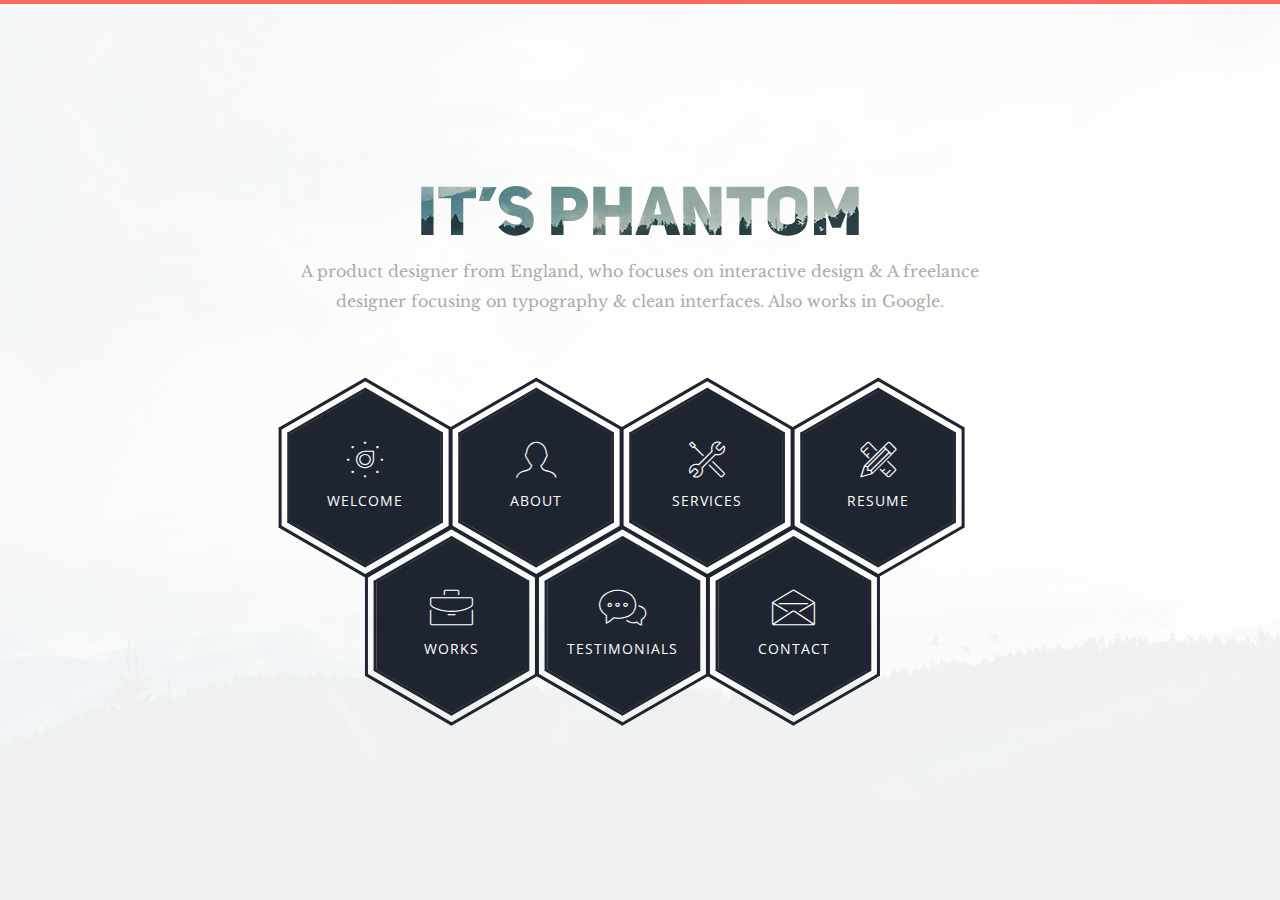
<file: index.html>
<!DOCTYPE html>
<html class="no-js" lang="">

<head>
    <!-- meta charset -->
    <meta charset="utf-8">
    <!-- site title -->
    <title>VS</title>
    <!-- meta description -->
    <meta name="description" content="">
    <!-- mobile viwport meta -->
    <meta name="viewport" content="width=device-width, initial-scale=1">
    <!-- fevicon -->
    <link rel="shortcut icon" type="image/x-icon" href="favicon.html">

    <!-- ================================
        CSS Files
        ================================= -->
    <link href="https://fonts.googleapis.com/css?family=Libre+Baskerville:400,400i|Open+Sans:400,600,700,800"
        rel="stylesheet">
    <link rel="stylesheet" href="css/themefisher-fonts.min.css">
    <link rel="stylesheet" href="css/owl.carousel.min.css">
    <link rel="stylesheet" href="css/bootstrap.min.css">
    <link rel="stylesheet" href="css/main.css">
    <link id="color-changer" rel="stylesheet" href="css/colors/red.css">
</head>

<body>

    <div class="preloader">
        <div class="loading-mask"></div>
        <div class="loading-mask"></div>
        <div class="loading-mask"></div>
        <div class="loading-mask"></div>
        <div class="loading-mask"></div>
    </div>


    <main class="site-wrapper">
        <div class="pt-table">
            <div class="pt-tablecell page-home relative" style="background-image: url('img/banner.jpg');">
                <div class="overlay"></div>

                <div class="container">
                    <div class="row">
                        <div class="col-xs-12 col-md-offset-1 col-md-10 col-lg-offset-2 col-lg-8">
                            <div class="page-title home text-center">
                                <img src="img/phantom.png" class="image-logo" alt="">
                                <p>A product designer from England, who focuses on interactive design &amp; A freelance
                                    designer focusing on typography &amp; clean interfaces. Also works in Google.</p>
                            </div>

                            <div class="hexagon-menu clear">
                                <div class="hexagon-item">
                                    <div class="hex-item">
                                        <div></div>
                                        <div></div>
                                        <div></div>
                                    </div>
                                    <div class="hex-item">
                                        <div></div>
                                        <div></div>
                                        <div></div>
                                    </div>
                                    <a href="welcome.html" class="hex-content">
                                        <span class="hex-content-inner">
                                            <span class="icon">
                                                <i class="tf-dial"></i>
                                            </span>
                                            <span class="title">Welcome</span>
                                        </span>
                                        <svg viewbox="0 0 173.20508075688772 200" height="200" width="174" version="1.1"
                                            xmlns="http://www.w3.org/2000/svg">
                                            <path
                                                d="M86.60254037844386 0L173.20508075688772 50L173.20508075688772 150L86.60254037844386 200L0 150L0 50Z"
                                                fill="#1e2530"></path>
                                        </svg>
                                    </a>
                                </div>
                                <div class="hexagon-item">
                                    <div class="hex-item">
                                        <div></div>
                                        <div></div>
                                        <div></div>
                                    </div>
                                    <div class="hex-item">
                                        <div></div>
                                        <div></div>
                                        <div></div>
                                    </div>
                                    <a href="about.html" class="hex-content">
                                        <span class="hex-content-inner">
                                            <span class="icon">
                                                <i class="tf-profile-male"></i>
                                            </span>
                                            <span class="title">About</span>
                                        </span>
                                        <svg viewbox="0 0 173.20508075688772 200" height="200" width="174" version="1.1"
                                            xmlns="http://www.w3.org/2000/svg">
                                            <path
                                                d="M86.60254037844386 0L173.20508075688772 50L173.20508075688772 150L86.60254037844386 200L0 150L0 50Z"
                                                fill="#1e2530"></path>
                                        </svg>
                                    </a>
                                </div>
                                <div class="hexagon-item">
                                    <div class="hex-item">
                                        <div></div>
                                        <div></div>
                                        <div></div>
                                    </div>
                                    <div class="hex-item">
                                        <div></div>
                                        <div></div>
                                        <div></div>
                                    </div>
                                    <a href="services.html" class="hex-content">
                                        <span class="hex-content-inner">
                                            <span class="icon">
                                                <i class="tf-tools-2"></i>
                                            </span>
                                            <span class="title">Services</span>
                                        </span>
                                        <svg viewbox="0 0 173.20508075688772 200" height="200" width="174" version="1.1"
                                            xmlns="http://www.w3.org/2000/svg">
                                            <path
                                                d="M86.60254037844386 0L173.20508075688772 50L173.20508075688772 150L86.60254037844386 200L0 150L0 50Z"
                                                fill="#1e2530"></path>
                                        </svg>
                                    </a>
                                </div>
                                <div class="hexagon-item">
                                    <div class="hex-item">
                                        <div></div>
                                        <div></div>
                                        <div></div>
                                    </div>
                                    <div class="hex-item">
                                        <div></div>
                                        <div></div>
                                        <div></div>
                                    </div>
                                    <a href="resume.html" class="hex-content">
                                        <span class="hex-content-inner">
                                            <span class="icon">
                                                <i class="tf-tools"></i>
                                            </span>
                                            <span class="title">Resume</span>
                                        </span>
                                        <svg viewbox="0 0 173.20508075688772 200" height="200" width="174" version="1.1"
                                            xmlns="http://www.w3.org/2000/svg">
                                            <path
                                                d="M86.60254037844386 0L173.20508075688772 50L173.20508075688772 150L86.60254037844386 200L0 150L0 50Z"
                                                fill="#1e2530"></path>
                                        </svg>
                                    </a>
                                </div>
                                <div class="hexagon-item">
                                    <div class="hex-item">
                                        <div></div>
                                        <div></div>
                                        <div></div>
                                    </div>
                                    <div class="hex-item">
                                        <div></div>
                                        <div></div>
                                        <div></div>
                                    </div>
                                    <a href="works.html" class="hex-content">
                                        <span class="hex-content-inner">
                                            <span class="icon">
                                                <i class="tf-briefcase2"></i>
                                            </span>
                                            <span class="title">Works</span>
                                        </span>
                                        <svg viewbox="0 0 173.20508075688772 200" height="200" width="174" version="1.1"
                                            xmlns="http://www.w3.org/2000/svg">
                                            <path
                                                d="M86.60254037844386 0L173.20508075688772 50L173.20508075688772 150L86.60254037844386 200L0 150L0 50Z"
                                                fill="#1e2530"></path>
                                        </svg>
                                    </a>
                                </div>
                                <div class="hexagon-item">
                                    <div class="hex-item">
                                        <div></div>
                                        <div></div>
                                        <div></div>
                                    </div>
                                    <div class="hex-item">
                                        <div></div>
                                        <div></div>
                                        <div></div>
                                    </div>
                                    <a href="testimonials.html" class="hex-content">
                                        <span class="hex-content-inner">
                                            <span class="icon">
                                                <i class="tf-chat"></i>
                                            </span>
                                            <span class="title">Testimonials</span>
                                        </span>
                                        <svg viewbox="0 0 173.20508075688772 200" height="200" width="174" version="1.1"
                                            xmlns="http://www.w3.org/2000/svg">
                                            <path
                                                d="M86.60254037844386 0L173.20508075688772 50L173.20508075688772 150L86.60254037844386 200L0 150L0 50Z"
                                                fill="#1e2530"></path>
                                        </svg>
                                    </a>
                                </div>
                                <div class="hexagon-item">
                                    <div class="hex-item">
                                        <div></div>
                                        <div></div>
                                        <div></div>
                                    </div>
                                    <div class="hex-item">
                                        <div></div>
                                        <div></div>
                                        <div></div>
                                    </div>
                                    <a href="contact.html" class="hex-content">
                                        <span class="hex-content-inner">
                                            <span class="icon">
                                                <i class="tf-envelope2"></i>
                                            </span>
                                            <span class="title">Contact</span>
                                        </span>
                                        <svg viewbox="0 0 173.20508075688772 200" height="200" width="174" version="1.1"
                                            xmlns="http://www.w3.org/2000/svg">
                                            <path
                                                d="M86.60254037844386 0L173.20508075688772 50L173.20508075688772 150L86.60254037844386 200L0 150L0 50Z"
                                                fill="#1e2530"></path>
                                        </svg>
                                    </a>
                                </div>
                            </div> <!-- /.hexagon-menu -->

                        </div> <!-- /.col-xs-12 -->

                    </div> <!-- /.row -->
                </div> <!-- /.container -->

            </div> <!-- /.pt-tablecell -->
        </div> <!-- /.pt-table -->
    </main> <!-- /.site-wrapper -->

    <!-- ================================
        JavaScript Libraries
        ================================= -->
    <script src="js/vendor/jquery-2.2.4.min.js"></script>
    <script src="js/vendor/bootstrap.min.js"></script>
    <script src="js/isotope.pkgd.min.js"></script>
    <script src="js/jquery.nicescroll.min.js"></script>
    <script src="js/owl.carousel.min.js"></script>
    <script src="js/jquery-validation.min.js"></script>
    <script src="js/form.min.js"></script>
    <script src="js/main.js"></script>
</body>

</html>
</file>
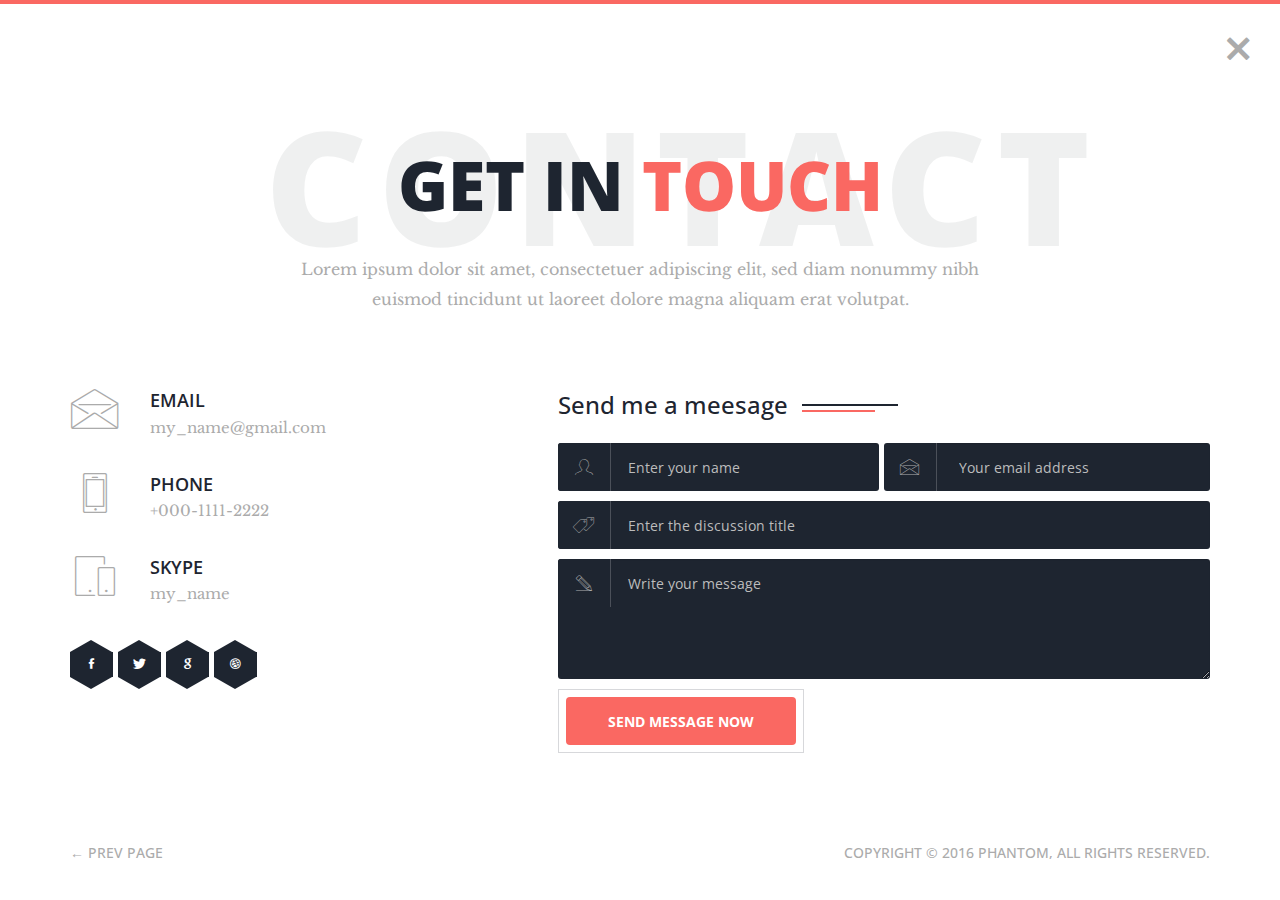
<file: contact.html>
<!DOCTYPE html>
<html class="no-js" lang="">

<head>
    <!-- meta charset -->
    <meta charset="utf-8">
    <!-- site title -->
    <title>VS</title>
    <!-- meta description -->
    <meta name="description" content="">
    <!-- mobile viwport meta -->
    <meta name="viewport" content="width=device-width, initial-scale=1">
    <!-- fevicon -->
    <link rel="shortcut icon" type="image/x-icon" href="favicon.html">

    <!-- ================================
        CSS Files
        ================================= -->
    <link href="https://fonts.googleapis.com/css?family=Libre+Baskerville:400,400i|Open+Sans:400,600,700,800"
        rel="stylesheet">
    <link rel="stylesheet" href="css/themefisher-fonts.min.css">
    <link rel="stylesheet" href="css/bootstrap.min.css">
    <link rel="stylesheet" href="css/main.css">
    <link id="color-changer" rel="stylesheet" href="css/colors/color-0.html">
</head>

<body>

    <div class="preloader">
        <div class="loading-mask"></div>
        <div class="loading-mask"></div>
        <div class="loading-mask"></div>
        <div class="loading-mask"></div>
        <div class="loading-mask"></div>
    </div>



    <main class="site-wrapper">
        <div class="pt-table">
            <div class="pt-tablecell page-contact relative">
                <!-- .close -->
                <a href="index.html" class="page-close"><i class="tf-ion-close"></i></a>
                <!-- /.close -->

                <div class="container">
                    <div class="row">
                        <div class="col-xs-12 col-md-offset-1 col-md-10 col-lg-offset-2 col-lg-8">
                            <div class="page-title text-center">
                                <h2>Get in <span class="primary">touch</span> <span class="title-bg">Contact</span></h2>
                                <p>Lorem ipsum dolor sit amet, consectetuer adipiscing elit, sed diam nonummy nibh
                                    euismod tincidunt ut laoreet dolore magna aliquam erat volutpat.</p>
                            </div>
                        </div>
                    </div> <!-- /.row -->

                    <div class="row">
                        <div class="col-xs-12 col-sm-5 col-md-4 col-lg-3">
                            <div class="contact-block">
                                <div class="media">
                                    <div class="media-left">
                                        <i class="tf-envelope2"></i>
                                    </div>
                                    <div class="media-body">
                                        <h4>Email</h4>
                                        <p><a href="mailto:my_name@gmail.com">my_name@gmail.com</a></p>
                                    </div>
                                </div>
                            </div>
                            <!-- /.contact-block -->
                            <div class="contact-block">
                                <div class="media">
                                    <div class="media-left">
                                        <i class="tf-phone2"></i>
                                    </div>
                                    <div class="media-body">
                                        <h4>Phone</h4>
                                        <p><a href="tel:+000-1111-2222">+000-1111-2222</a></p>
                                    </div>
                                </div>
                            </div>
                            <!-- /.contact-block -->
                            <div class="contact-block">
                                <div class="media">
                                    <div class="media-left">
                                        <i class="tf-mobile"></i>
                                    </div>
                                    <div class="media-body">
                                        <h4>Skype</h4>
                                        <p><a href="skype:my_name">my_name</a></p>
                                    </div>
                                </div>
                            </div>
                            <!-- /.contact-block -->

                            <ul class="contact-social">
                                <li>
                                    <span class="contact-social-hex"></span>
                                    <a href="www.fb.com/themefisher.html"><i class="tf-ion-social-facebook"></i></a>
                                </li>
                                <li>
                                    <span class="contact-social-hex"></span>
                                    <a href="www.twitter.com/themefisher.html"><i class="tf-ion-social-twitter"></i></a>
                                </li>
                                <li>
                                    <span class="contact-social-hex"></span>
                                    <a href="#"><i class="tf-ion-social-google"></i></a>
                                </li>
                                <li>
                                    <span class="contact-social-hex"></span>
                                    <a href="www.dribbble.com/themefisher.html"><i
                                            class="tf-ion-social-dribbble"></i></a>
                                </li>
                            </ul>
                        </div>
                        <div class="col-xs-12 col-sm-7 col-md-7 col-md-offset-1 col-lg-offset-2">
                            <div class="section-title clear">
                                <h3>Send me a meesage</h3>
                                <span class="bar-dark"></span>
                                <span class="bar-primary"></span>
                            </div>

                            <form id="contact-form" class="row contact-form no-gutter" action="#" method="post">
                                <div class="col-xs-12 col-sm-6">
                                    <div class="input-field name">
                                        <span class="input-icon" id="name"><i class="tf-profile-male"></i></span>
                                        <input type="text" class="form-control" placeholder="Enter your name">
                                    </div>
                                </div> <!-- ./col- -->
                                <div class="col-xs-12 col-sm-6">
                                    <div class="input-field email">
                                        <span class="input-icon" id="email"><i class="tf-envelope2"></i></span>
                                        <input type="email" class="form-control" name="email"
                                            placeholder="Your email address">
                                    </div>
                                </div> <!-- ./col- -->
                                <div class="col-xs-12 col-sm-12">
                                    <div class="input-field">
                                        <span class="input-icon" id="subject"><i class="tf-pricetags"></i></span>
                                        <input type="text" class="form-control" name="subject"
                                            placeholder="Enter the discussion title">
                                    </div>
                                </div> <!-- ./col- -->
                                <div class="col-xs-12 col-sm-12">
                                    <div class="input-field message">
                                        <span class="input-icon"><i class="tf-pencil2"></i></span>
                                        <textarea name="message" id="message" class="form-control"
                                            placeholder="Write your message"></textarea>
                                    </div>
                                </div> <!-- ./col- -->
                                <div class="col-xs-12 col-sm-12">
                                    <div class="input-field">
                                        <span class="btn-border">
                                            <button type="submit"
                                                class="btn btn-primary btn-custom-border text-uppercase">Send Message
                                                now</button>
                                        </span>
                                    </div>
                                    <div class="msg-success">Your Message was sent successfully</div>
                                    <div class="msg-failed">Something went wrong, please try again later</div>
                                </div> <!-- ./col- -->
                            </form> <!-- /.row -->
                        </div> <!-- /.col- -->
                    </div> <!-- /.row -->
                </div> <!-- /.container -->

                <nav class="page-nav clear">
                    <div class="container">
                        <div class="flex flex-middle space-between">
                            <span class="prev-page"><a href="testimonials.html" class="link">&larr; Prev Page</a></span>
                            <span class="copyright hidden-xs">Copyright &copy; 2016 Phantom, All Rights Reserved.</span>
                        </div>
                    </div>
                    <!-- /.page-nav -->
                </nav>
                <!-- /.container -->

            </div> <!-- /.pt-tablecell -->
        </div> <!-- /.pt-table -->
    </main> <!-- /.site-wrapper -->

    <!-- ================================
        JavaScript Libraries
        ================================= -->
    <script src="js/vendor/jquery-2.2.4.min.js"></script>
    <script src="js/vendor/bootstrap.min.js"></script>
    <script src="js/jquery.easing.min.js"></script>
    <script src="js/isotope.pkgd.min.js"></script>
    <script src="js/jquery.nicescroll.min.js"></script>
    <script src="js/owl.carousel.min.js"></script>
    <script src="js/jquery-validation.min.js"></script>
    <script src="js/form.min.js"></script>
    <script src="js/main.js"></script>
</body>

</html>
</file>
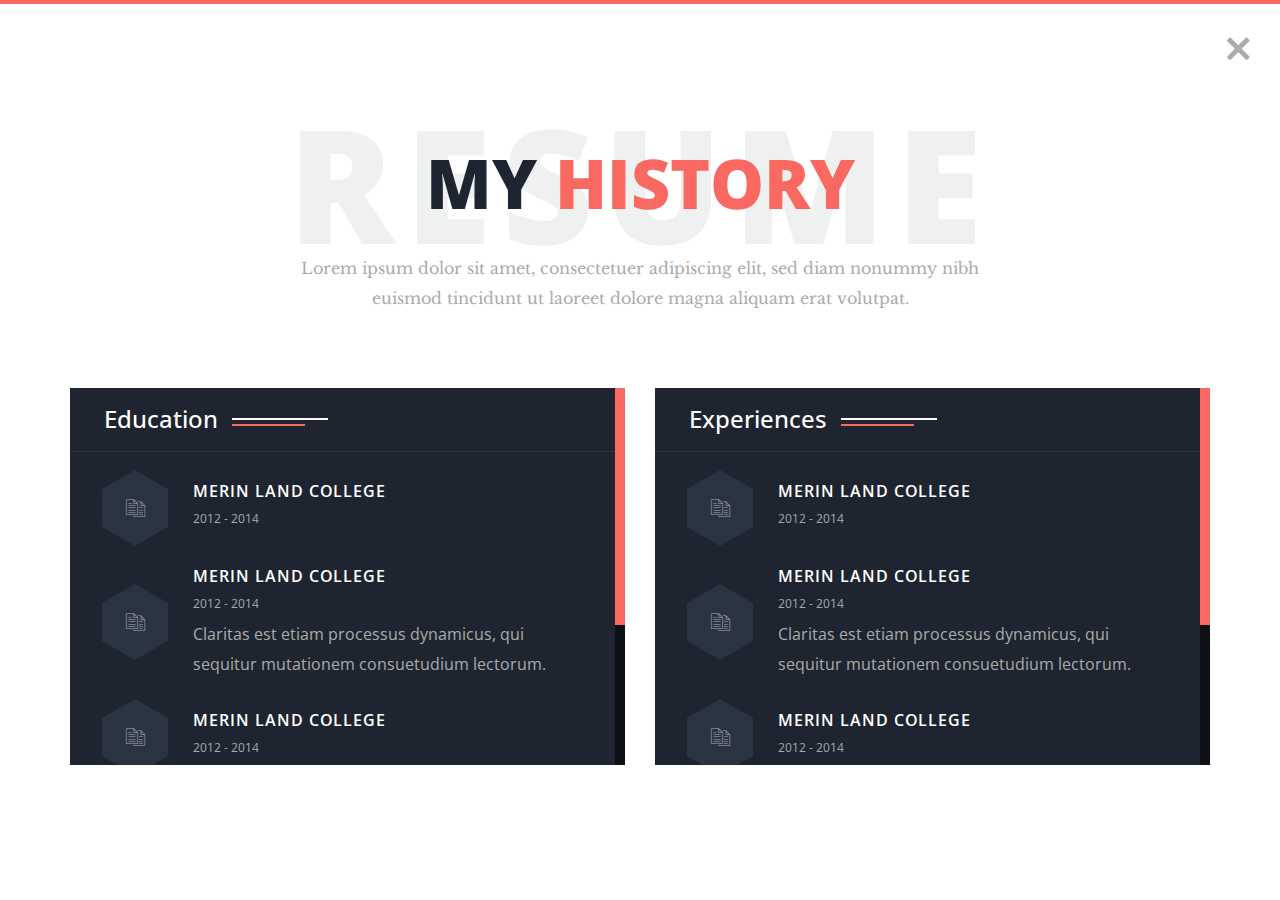
<file: resume.html>
<!DOCTYPE html>
<html class="no-js" lang="">

<head>
    <!-- meta charset -->
    <meta charset="utf-8">
    <!-- site title -->
    <title>VS</title>
    <!-- meta description -->
    <meta name="description" content="">
    <!-- mobile viwport meta -->
    <meta name="viewport" content="width=device-width, initial-scale=1">
    <!-- fevicon -->
    <link rel="shortcut icon" type="image/x-icon" href="favicon.html">

    <!-- ================================
        CSS Files
        ================================= -->
    <link href="https://fonts.googleapis.com/css?family=Libre+Baskerville:400,400i|Open+Sans:400,600,700,800"
        rel="stylesheet">
    <link rel="stylesheet" href="css/themefisher-fonts.min.css">
    <link rel="stylesheet" href="css/owl.carousel.min.css">
    <link rel="stylesheet" href="css/bootstrap.min.css">
    <link rel="stylesheet" href="css/main.css">
    <link id="color-changer" rel="stylesheet" href="css/colors/color-0.html">
</head>

<body>

    <div class="preloader">
        <div class="loading-mask"></div>
        <div class="loading-mask"></div>
        <div class="loading-mask"></div>
        <div class="loading-mask"></div>
        <div class="loading-mask"></div>
    </div>



    <main class="site-wrapper">
        <div class="pt-table">
            <div class="pt-tablecell page-resume relative">
                <!-- .close -->
                <a href="index.html" class="page-close"><i class="tf-ion-close"></i></a>
                <!-- /.close -->

                <div class="container">
                    <div class="row">
                        <div class="col-xs-12 col-md-offset-1 col-md-10 col-lg-offset-2 col-lg-8">
                            <div class="page-title text-center">
                                <h2>My <span class="primary">history</span> <span class="title-bg">Resume</span></h2>
                                <p>Lorem ipsum dolor sit amet, consectetuer adipiscing elit, sed diam nonummy nibh
                                    euismod tincidunt ut laoreet dolore magna aliquam erat volutpat.</p>
                            </div>
                        </div>
                    </div> <!-- /.row -->

                    <div class="row">
                        <div class="col-xs-12 col-sm-6">
                            <div class="history-block">
                                <div class="section-title light clear">
                                    <h3>Education</h3>
                                </div>
                                <!-- /.section-title -->
                                <div class="history-scroller">
                                    <div class="history-item">
                                        <div class="history-icon">
                                            <span class="history-hex"></span>
                                            <i class="tf-documents5"></i>
                                        </div>
                                        <div class="history-text">
                                            <h5>Merin Land College</h5>
                                            <span>2012 - 2014</span>
                                        </div>
                                    </div>
                                    <!-- /.history-item -->
                                    <div class="history-item">
                                        <div class="history-icon">
                                            <span class="history-hex"></span>
                                            <i class="tf-documents5"></i>
                                        </div>
                                        <div class="history-text">
                                            <h5>Merin Land College</h5>
                                            <span>2012 - 2014</span>
                                            <p>Claritas est etiam processus dynamicus, qui <br> sequitur mutationem
                                                consuetudium lectorum.</p>
                                        </div>
                                    </div>
                                    <!-- /.history-item -->
                                    <div class="history-item">
                                        <div class="history-icon">
                                            <span class="history-hex"></span>
                                            <i class="tf-documents5"></i>
                                        </div>
                                        <div class="history-text">
                                            <h5>Merin Land College</h5>
                                            <span>2012 - 2014</span>
                                        </div>
                                    </div>
                                    <!-- /.history-item -->
                                    <div class="history-item">
                                        <div class="history-icon">
                                            <span class="history-hex"></span>
                                            <i class="tf-documents5"></i>
                                        </div>
                                        <div class="history-text">
                                            <h5>Merin Land College</h5>
                                            <span>2012 - 2014</span>
                                        </div>
                                    </div>
                                    <!-- /.history-item -->
                                    <div class="history-item">
                                        <div class="history-icon">
                                            <span class="history-hex"></span>
                                            <i class="tf-documents5"></i>
                                        </div>
                                        <div class="history-text">
                                            <h5>Merin Land College</h5>
                                            <span>2012 - 2014</span>
                                        </div>
                                    </div>
                                    <!-- /.history-item -->
                                </div>
                            </div> <!-- /.history-block -->
                        </div> <!-- /.col -->
                        <div class="col-xs-12 col-sm-6">
                            <div class="history-block">
                                <div class="section-title light clear">
                                    <h3>Experiences</h3>
                                </div>
                                <!-- /.section-title -->
                                <div class="history-scroller">
                                    <div class="history-item">
                                        <div class="history-icon">
                                            <span class="history-hex"></span>
                                            <i class="tf-documents5"></i>
                                        </div>
                                        <div class="history-text">
                                            <h5>Merin Land College</h5>
                                            <span>2012 - 2014</span>
                                        </div>
                                    </div>
                                    <!-- /.history-item -->
                                    <div class="history-item">
                                        <div class="history-icon">
                                            <span class="history-hex"></span>
                                            <i class="tf-documents5"></i>
                                        </div>
                                        <div class="history-text">
                                            <h5>Merin Land College</h5>
                                            <span>2012 - 2014</span>
                                            <p>Claritas est etiam processus dynamicus, qui <br> sequitur mutationem
                                                consuetudium lectorum.</p>
                                        </div>
                                    </div>
                                    <!-- /.history-item -->
                                    <div class="history-item">
                                        <div class="history-icon">
                                            <span class="history-hex"></span>
                                            <i class="tf-documents5"></i>
                                        </div>
                                        <div class="history-text">
                                            <h5>Merin Land College</h5>
                                            <span>2012 - 2014</span>
                                        </div>
                                    </div>
                                    <!-- /.history-item -->
                                    <div class="history-item">
                                        <div class="history-icon">
                                            <span class="history-hex"></span>
                                            <i class="tf-documents5"></i>
                                        </div>
                                        <div class="history-text">
                                            <h5>Merin Land College</h5>
                                            <span>2012 - 2014</span>
                                        </div>
                                    </div>
                                    <!-- /.history-item -->
                                    <div class="history-item">
                                        <div class="history-icon">
                                            <span class="history-hex"></span>
                                            <i class="tf-documents5"></i>
                                        </div>
                                        <div class="history-text">
                                            <h5>Merin Land College</h5>
                                            <span>2012 - 2014</span>
                                        </div>
                                    </div>
                                    <!-- /.history-item -->
                                </div>
                            </div> <!-- /.history-block -->
                        </div> <!-- /.col -->
                    </div> <!-- /.row -->
                </div> <!-- /.container -->

                <!-- <nav class="page-nav clear">
                    <div class="container">
                        <div class="flex flex-middle space-between">
                            <span class="prev-page"><a href="services.html" class="link">&larr; Prev Page</a></span>
                            <span class="copyright hidden-xs">Copyright &copy; 2016 Phantom, All Rights Reserved.</span>
                            <span class="next-page"><a href="works.html" class="link">Next Page &rarr;</a></span>
                        </div>
                    </div>
                </nav> -->
                <!-- /.container -->

            </div> <!-- /.pt-tablecell -->
        </div> <!-- /.pt-table -->
    </main> <!-- /.site-wrapper -->

    <!-- ================================
        JavaScript Libraries
        ================================= -->
    <script src="js/vendor/jquery-2.2.4.min.js"></script>
    <script src="js/vendor/bootstrap.min.js"></script>
    <script src="js/jquery.easing.min.js"></script>
    <script src="js/isotope.pkgd.min.js"></script>
    <script src="js/jquery.nicescroll.min.js"></script>
    <script src="js/owl.carousel.min.js"></script>
    <script src="js/jquery-validation.min.js"></script>
    <script src="js/form.min.js"></script>
    <script src="js/main.js"></script>
</body>

</html>
</file>
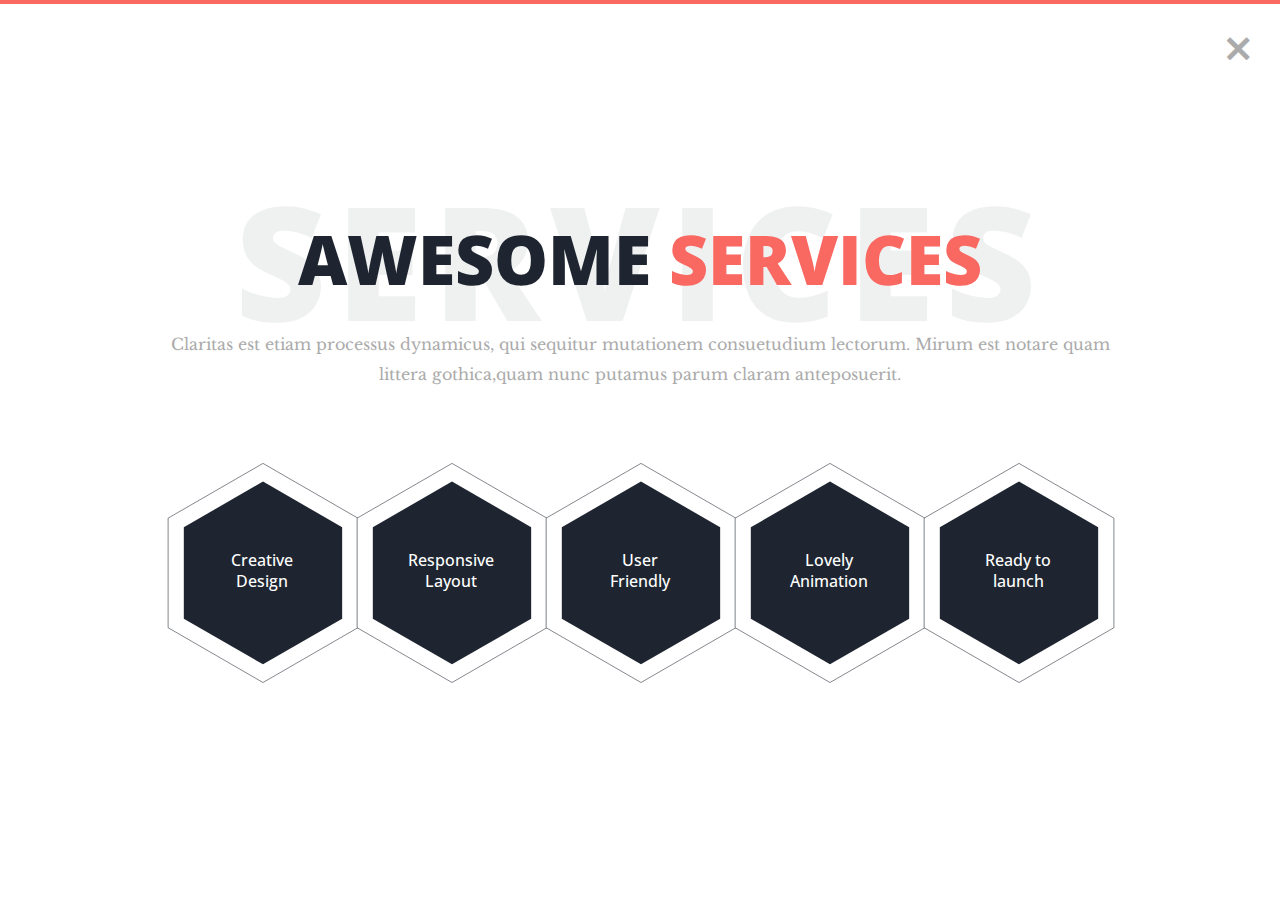
<file: services.html>
<!DOCTYPE html>
<html class="no-js">

<head>
    <!-- meta charset -->
    <meta charset="utf-8">
    <!-- site title -->
    <title>VS</title>
    <!-- meta description -->
    <meta name="description" content="">
    <!-- mobile viwport meta -->
    <meta name="viewport" content="width=device-width, initial-scale=1">
    <!-- fevicon -->
    <link rel="shortcut icon" type="image/x-icon" href="favicon.html">

    <!-- ================================
        CSS Files
        ================================= -->
    <link href="https://fonts.googleapis.com/css?family=Libre+Baskerville:400,400i|Open+Sans:400,600,700,800"
        rel="stylesheet">
    <link rel="stylesheet" href="css/themefisher-fonts.min.css">
    <link rel="stylesheet" href="css/owl.carousel.min.css">
    <link rel="stylesheet" href="css/bootstrap.min.css">
    <link rel="stylesheet" href="css/main.css">
    <link id="color-changer" rel="stylesheet" href="css/colors/color-0.html">
</head>

<body>

    <div class="preloader">
        <div class="loading-mask"></div>
        <div class="loading-mask"></div>
        <div class="loading-mask"></div>
        <div class="loading-mask"></div>
        <div class="loading-mask"></div>
    </div>



    <section class="site-wrapper">
        <div class="pt-table">
            <div class="pt-tablecell page-services relative">
                <a href="index.html" class="page-close"><i class="tf-ion-close"></i></a>
                <div class="container">
                    <div class="row">
                        <div class="col-xs-12 col-lg-offset-1 col-lg-10">
                            <div class="page-title text-center">
                                <h2>Awesome <span class="primary">Services</span> <span class="title-bg">Services</span>
                                </h2>
                                <p>Claritas est etiam processus dynamicus, qui sequitur mutationem consuetudium
                                    lectorum. Mirum est notare quam littera gothica,quam nunc putamus parum claram
                                    anteposuerit.</p>
                            </div>

                            <div class="hexagon-menu services clear">
                                <div class="service-hex">
                                    <svg version="1.1" xmlns="http://www.w3.org/2000/svg"
                                        xmlns:xlink="http://www.w3.org/1999/xlink" x="0px" y="0px"
                                        viewBox="0 0 372 424.5" style="enable-background:new 0 0 372 424.5;"
                                        xml:space="preserve">
                                        <g>
                                            <polygon class="st0"
                                                points="359.9,314.1 186.9,414 14,314.1 14,114.4 186.9,14.6 359.9,114.4" />
                                            <polygon class="st1"
                                                points="331.2,297.6 186.9,380.9 42.6,297.6 42.6,131 186.9,47.6 331.2,131" />
                                        </g>
                                    </svg>

                                    <div class="content">
                                        <div class="icon">
                                            <i class="et-line icon-lightbulb"></i>
                                        </div>
                                        <h4>Creative <br> Design</h4>
                                        <p>Claritas est etiam processus dynamicus, qui sequitur mutationem consue.</p>
                                    </div>
                                </div>
                                <div class="service-hex">

                                    <svg version="1.1" xmlns="http://www.w3.org/2000/svg"
                                        xmlns:xlink="http://www.w3.org/1999/xlink" x="0px" y="0px"
                                        viewBox="0 0 372 424.5" style="enable-background:new 0 0 372 424.5;"
                                        xml:space="preserve">
                                        <g>
                                            <polygon class="st0"
                                                points="359.9,314.1 186.9,414 14,314.1 14,114.4 186.9,14.6 359.9,114.4" />
                                            <polygon class="st1"
                                                points="331.2,297.6 186.9,380.9 42.6,297.6 42.6,131 186.9,47.6 331.2,131" />
                                        </g>
                                    </svg>
                                    <div class="content">
                                        <div class="icon">
                                            <i class="et-line icon-mobile"></i>
                                        </div>
                                        <h4>Responsive <br> Layout</h4>
                                        <p>Claritas est etiam processus dynamicus, qui sequitur mutationem consue.</p>
                                    </div>
                                </div>
                                <div class="service-hex">

                                    <svg version="1.1" xmlns="http://www.w3.org/2000/svg"
                                        xmlns:xlink="http://www.w3.org/1999/xlink" x="0px" y="0px"
                                        viewBox="0 0 372 424.5" style="enable-background:new 0 0 372 424.5;"
                                        xml:space="preserve">
                                        <g>
                                            <polygon class="st0"
                                                points="359.9,314.1 186.9,414 14,314.1 14,114.4 186.9,14.6 359.9,114.4" />
                                            <polygon class="st1"
                                                points="331.2,297.6 186.9,380.9 42.6,297.6 42.6,131 186.9,47.6 331.2,131" />
                                        </g>
                                    </svg>
                                    <div class="content">
                                        <div class="icon">
                                            <i class="et-line icon-profile-male"></i>
                                        </div>
                                        <h4>User <br> Friendly</h4>
                                        <p>Claritas est etiam processus dynamicus, qui sequitur mutationem consue.</p>
                                    </div>
                                </div>
                                <div class="service-hex">

                                    <svg version="1.1" xmlns="http://www.w3.org/2000/svg"
                                        xmlns:xlink="http://www.w3.org/1999/xlink" x="0px" y="0px"
                                        viewBox="0 0 372 424.5" style="enable-background:new 0 0 372 424.5;"
                                        xml:space="preserve">
                                        <g>
                                            <polygon class="st0"
                                                points="359.9,314.1 186.9,414 14,314.1 14,114.4 186.9,14.6 359.9,114.4" />
                                            <polygon class="st1"
                                                points="331.2,297.6 186.9,380.9 42.6,297.6 42.6,131 186.9,47.6 331.2,131" />
                                        </g>
                                    </svg>
                                    <div class="content">
                                        <div class="icon">
                                            <i class="et-line icon-heart"></i>
                                        </div>
                                        <h4>Lovely <br> Animation</h4>
                                        <p>Claritas est etiam processus dynamicus, qui sequitur mutationem consue.</p>
                                    </div>
                                </div>
                                <div class="service-hex">

                                    <svg version="1.1" xmlns="http://www.w3.org/2000/svg"
                                        xmlns:xlink="http://www.w3.org/1999/xlink" x="0px" y="0px"
                                        viewBox="0 0 372 424.5" style="enable-background:new 0 0 372 424.5;"
                                        xml:space="preserve">
                                        <g>
                                            <polygon class="st0"
                                                points="359.9,314.1 186.9,414 14,314.1 14,114.4 186.9,14.6 359.9,114.4" />
                                            <polygon class="st1"
                                                points="331.2,297.6 186.9,380.9 42.6,297.6 42.6,131 186.9,47.6 331.2,131" />
                                        </g>
                                    </svg>
                                    <div class="content">
                                        <div class="icon">
                                            <i class="et-line icon-hotairballoon"></i>
                                        </div>
                                        <h4>Ready to <br> launch</h4>
                                        <p>Claritas est etiam processus dynamicus, qui sequitur mutationem consue.</p>
                                    </div>
                                </div>
                            </div>

                        </div> <!-- /.col-xs-12 -->

                    </div> <!-- /.row -->
                </div> <!-- /.container -->

                <!-- <nav class="page-nav clear">
                    <div class="container">
                        <div class="flex flex-middle space-between">
                            <span class="prev-page"><a href="about.html" class="link">&larr; Prev Page</a></span>
                            <span class="copyright hidden-xs">Copyright &copy; 2016 Phantom, All Rights Reserved.</span>
                            <span class="next-page"><a href="resume.html" class="link">Next Page &rarr;</a></span>
                        </div>
                    </div>
                </nav> -->
                <!-- /.container -->

            </div> <!-- /.pt-tablecell -->
        </div> <!-- /.pt-table -->
    </section> <!-- /.site-wrapper -->

    <!-- ================================
        JavaScript Libraries
        ================================= -->
    <script src="js/vendor/jquery-2.2.4.min.js"></script>
    <script src="js/vendor/bootstrap.min.js"></script>
    <script src="js/jquery.easing.min.js"></script>
    <script src="js/isotope.pkgd.min.js"></script>
    <script src="js/jquery.nicescroll.min.js"></script>
    <script src="js/owl.carousel.min.js"></script>
    <script src="js/jquery-validation.min.js"></script>
    <script src="js/form.min.js"></script>
    <script src="js/main.js"></script>
</body>

</html>
</file>
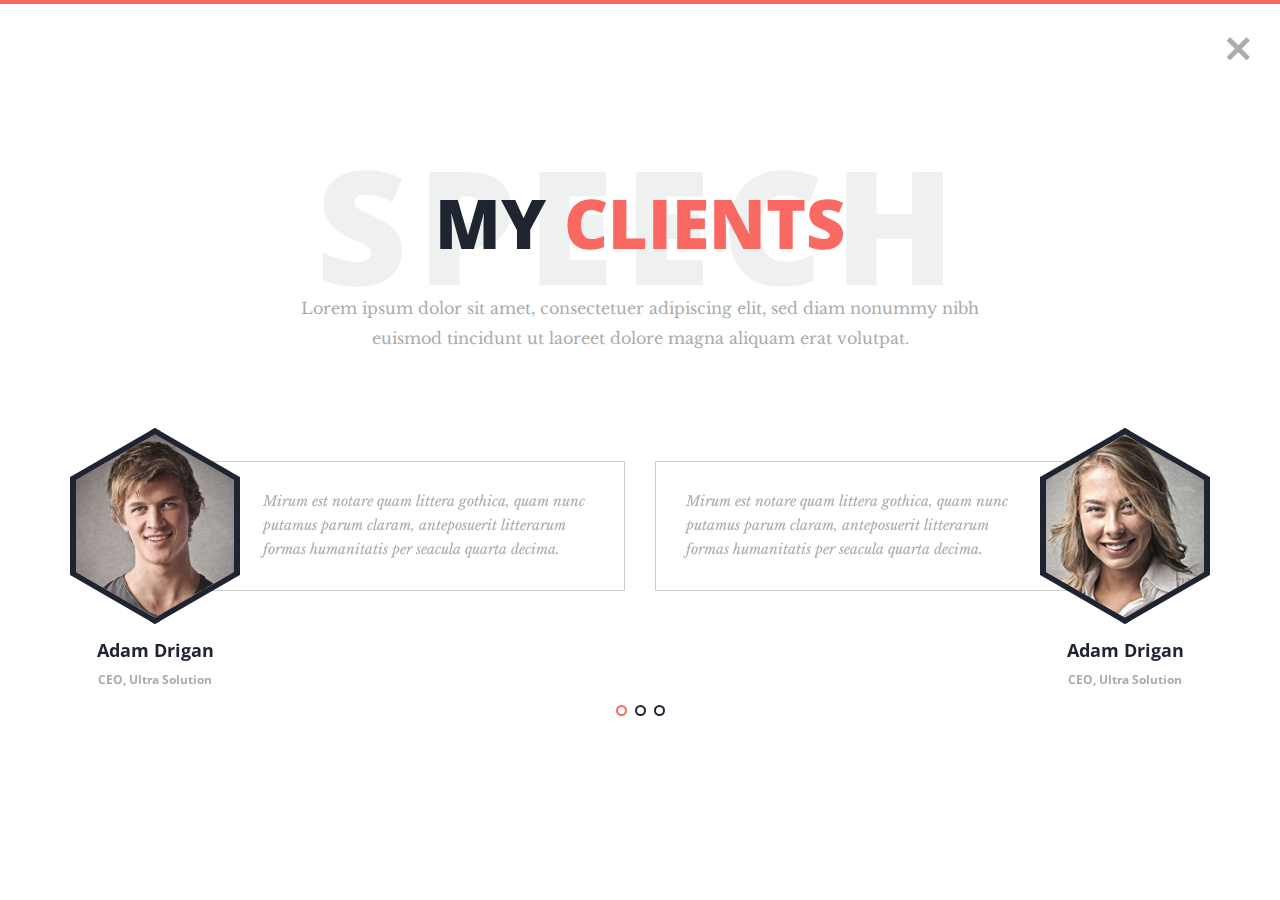
<file: testimonials.html>
<!DOCTYPE html>
<html class="no-js" lang="">

<head>
    <!-- meta charset -->
    <meta charset="utf-8">
    <!-- site title -->
    <title>VS</title>
    <!-- meta description -->
    <meta name="description" content="">
    <!-- mobile viwport meta -->
    <meta name="viewport" content="width=device-width, initial-scale=1">
    <!-- fevicon -->
    <link rel="shortcut icon" type="image/x-icon" href="favicon.html">

    <!-- ================================
        CSS Files
        ================================= -->
    <link href="https://fonts.googleapis.com/css?family=Libre+Baskerville:400,400i|Open+Sans:400,600,700,800"
        rel="stylesheet">
    <link rel="stylesheet" href="css/themefisher-fonts.min.css">
    <link rel="stylesheet" href="css/owl.carousel.min.css">
    <link rel="stylesheet" href="css/bootstrap.min.css">
    <link rel="stylesheet" href="css/main.css">
    <link id="color-changer" rel="stylesheet" href="css/colors/color-0.html">
</head>

<body>

    <div class="preloader">
        <div class="loading-mask"></div>
        <div class="loading-mask"></div>
        <div class="loading-mask"></div>
        <div class="loading-mask"></div>
        <div class="loading-mask"></div>
    </div>



    <main class="site-wrapper">
        <div class="pt-table">
            <div class="pt-tablecell page-quotes relative">
                <!-- .close -->
                <a href="index.html" class="page-close"><i class="tf-ion-close"></i></a>
                <!-- /.close -->

                <div class="container">
                    <div class="row">
                        <div class="col-xs-12 col-md-offset-1 col-md-10 col-lg-offset-2 col-lg-8">
                            <div class="page-title text-center">
                                <h2>My <span class="primary">clients</span><span class="title-bg">Speech</span></h2>
                                <p>Lorem ipsum dolor sit amet, consectetuer adipiscing elit, sed diam nonummy nibh
                                    euismod tincidunt ut laoreet dolore magna aliquam erat volutpat.</p>
                            </div>
                        </div>
                    </div> <!-- /.row -->

                    <div class="row">
                        <div class="col-xs-12">
                            <div class="testimonials">
                                <div class="item clear">
                                    <figure class="thumb">
                                        <div class="tm-hex" style="background-image: url('img/tm.jpg');">
                                            <div class="hexTop"></div>
                                            <div class="hexBottom"></div>
                                        </div>
                                        <figcaption>
                                            <h4>Adam Drigan</h4>
                                            <span>CEO, Ultra Solution</span>
                                        </figcaption>
                                    </figure>
                                    <div class="text">
                                        <p>Mirum est notare quam littera gothica, quam nunc putamus parum claram,
                                            anteposuerit litterarum formas humanitatis per seacula quarta decima. </p>
                                    </div>
                                </div>
                                <div class="item clear">
                                    <figure class="thumb">
                                        <div class="tm-hex" style="background-image: url('img/tm-2.jpg');">
                                            <div class="hexTop"></div>
                                            <div class="hexBottom"></div>
                                        </div>
                                        <figcaption>
                                            <h4>Adam Drigan</h4>
                                            <span>CEO, Ultra Solution</span>
                                        </figcaption>
                                    </figure>
                                    <div class="text">
                                        <p>Mirum est notare quam littera gothica, quam nunc putamus parum claram,
                                            anteposuerit litterarum formas humanitatis per seacula quarta decima. </p>
                                    </div>
                                </div>
                                <div class="item clear">
                                    <figure class="thumb">
                                        <div class="tm-hex" style="background-image: url('img/tm.jpg');">
                                            <div class="hexTop"></div>
                                            <div class="hexBottom"></div>
                                        </div>
                                        <figcaption>
                                            <h4>Adam Drigan</h4>
                                            <span>CEO, Ultra Solution</span>
                                        </figcaption>
                                    </figure>
                                    <div class="text">
                                        <p>Mirum est notare quam littera gothica, quam nunc putamus parum claram,
                                            anteposuerit litterarum formas humanitatis per seacula quarta decima. </p>
                                    </div>
                                </div>
                                <div class="item clear">
                                    <figure class="thumb">
                                        <div class="tm-hex" style="background-image: url('img/tm-2.jpg');">
                                            <div class="hexTop"></div>
                                            <div class="hexBottom"></div>
                                        </div>
                                        <figcaption>
                                            <h4>Adam Drigan</h4>
                                            <span>CEO, Ultra Solution</span>
                                        </figcaption>
                                    </figure>
                                    <div class="text">
                                        <p>Mirum est notare quam littera gothica, quam nunc putamus parum claram,
                                            anteposuerit litterarum formas humanitatis per seacula quarta decima. </p>
                                    </div>
                                </div>
                                <div class="item clear">
                                    <figure class="thumb">
                                        <div class="tm-hex" style="background-image: url('img/tm.jpg');">
                                            <div class="hexTop"></div>
                                            <div class="hexBottom"></div>
                                        </div>
                                        <figcaption>
                                            <h4>Adam Drigan</h4>
                                            <span>CEO, Ultra Solution</span>
                                        </figcaption>
                                    </figure>
                                    <div class="text">
                                        <p>Mirum est notare quam littera gothica, quam nunc putamus parum claram,
                                            anteposuerit litterarum formas humanitatis per seacula quarta decima. </p>
                                    </div>
                                </div>
                                <div class="item clear">
                                    <figure class="thumb">
                                        <div class="tm-hex" style="background-image: url('img/tm-2.jpg');">
                                            <div class="hexTop"></div>
                                            <div class="hexBottom"></div>
                                        </div>
                                        <figcaption>
                                            <h4>Adam Drigan</h4>
                                            <span>CEO, Ultra Solution</span>
                                        </figcaption>
                                    </figure>
                                    <div class="text">
                                        <p>Mirum est notare quam littera gothica, quam nunc putamus parum claram,
                                            anteposuerit litterarum formas humanitatis per seacula quarta decima. </p>
                                    </div>
                                </div>
                            </div>
                        </div>
                    </div> <!-- /.row -->
                </div> <!-- /.container -->

                <!-- <nav class="page-nav clear">
                    <div class="container">
                        <div class="flex flex-middle space-between">
                            <span class="prev-page"><a href="works.html" class="link">&larr; Prev Page</a></span>
                            <span class="copyright hidden-xs">Copyright &copy; 2016 Phantom, All Rights Reserved.</span>
                            <span class="next-page"><a href="contact.html" class="link">Next Page &rarr;</a></span>
                        </div>
                    </div>
                </nav> -->
                <!-- /.container -->

            </div> <!-- /.pt-tablecell -->
        </div> <!-- /.pt-table -->
    </main> <!-- /.site-wrapper -->

    <!-- ================================
        JavaScript Libraries
        ================================= -->
    <script src="js/vendor/jquery-2.2.4.min.js"></script>
    <script src="js/vendor/bootstrap.min.js"></script>
    <script src="js/jquery.easing.min.js"></script>
    <script src="js/isotope.pkgd.min.js"></script>
    <script src="js/jquery.nicescroll.min.js"></script>
    <script src="js/owl.carousel.min.js"></script>
    <script src="js/jquery-validation.min.js"></script>
    <script src="js/form.min.js"></script>
    <script src="js/main.js"></script>
</body>

</html>
</file>
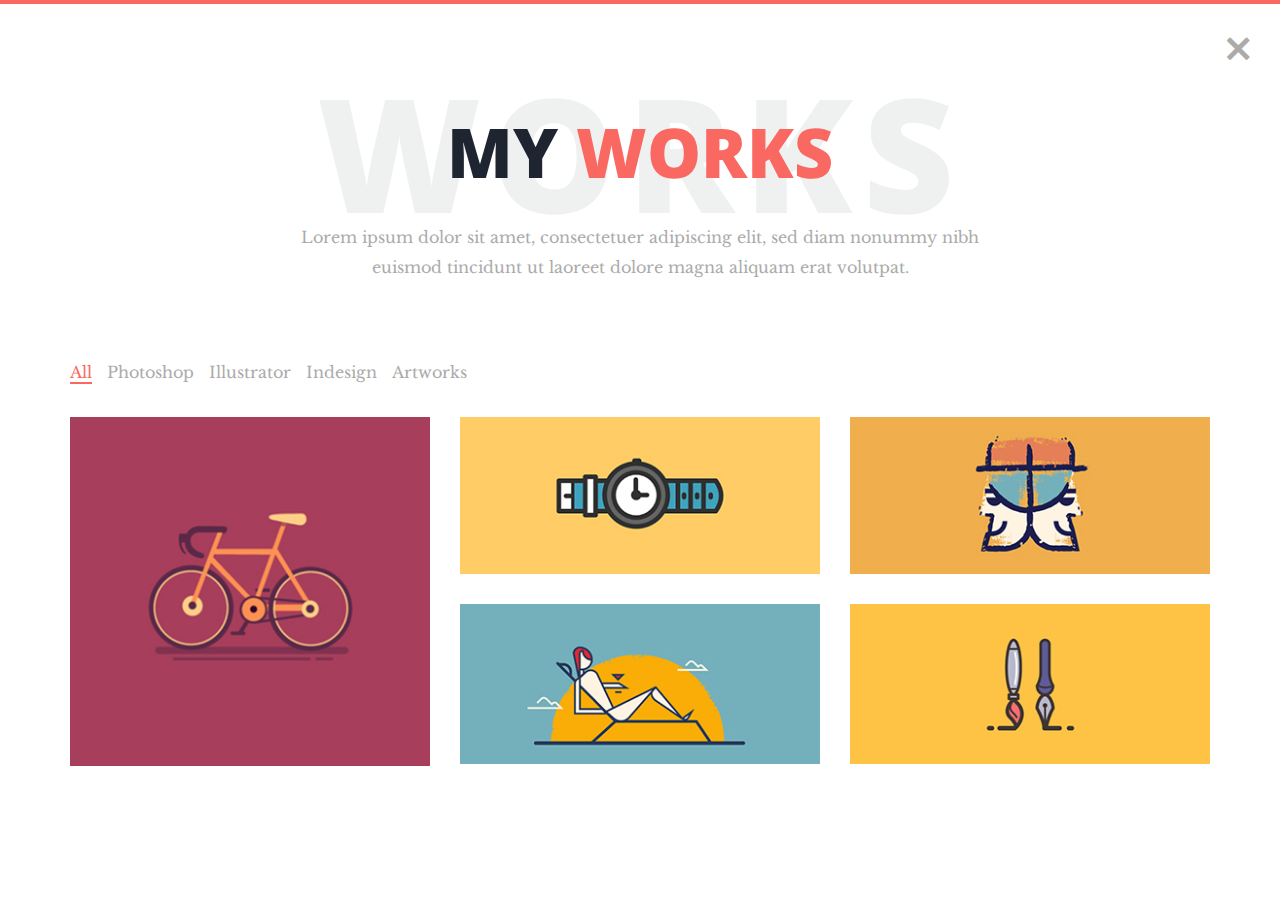
<file: works.html>
<!DOCTYPE html>
<html class="no-js" lang="">

<head>
    <!-- meta charset -->
    <meta charset="utf-8">
    <!-- site title -->
    <title>VS</title>
    <!-- meta description -->
    <meta name="description" content="">
    <!-- mobile viwport meta -->
    <meta name="viewport" content="width=device-width, initial-scale=1">
    <!-- fevicon -->
    <link rel="shortcut icon" type="image/x-icon" href="favicon.html">

    <!-- ================================
        CSS Files
        ================================= -->
    <link href="https://fonts.googleapis.com/css?family=Libre+Baskerville:400,400i|Open+Sans:400,600,700,800"
        rel="stylesheet">
    <link rel="stylesheet" href="css/themefisher-fonts.min.css">
    <link rel="stylesheet" href="css/owl.carousel.min.css">
    <link rel="stylesheet" href="css/bootstrap.min.css">
    <link rel="stylesheet" href="css/main.css">
    <link id="color-changer" rel="stylesheet" href="css/colors/color-0.html">
</head>

<body>

    <div class="preloader">
        <div class="loading-mask"></div>
        <div class="loading-mask"></div>
        <div class="loading-mask"></div>
        <div class="loading-mask"></div>
        <div class="loading-mask"></div>
    </div>



    <main class="site-wrapper">
        <div class="pt-table">
            <div class="pt-tablecell page-works relative">
                <!-- .close -->
                <a href="index.html" class="page-close"><i class="tf-ion-close"> </i></a>
                <!-- /.close -->

                <div class="container">
                    <div class="row">
                        <div class="col-xs-12 col-md-offset-1 col-md-10 col-lg-offset-2 col-lg-8">
                            <div class="page-title text-center">
                                <h2>My <span class="primary">works</span> <span class="title-bg">works</span></h2>
                                <p>Lorem ipsum dolor sit amet, consectetuer adipiscing elit, sed diam nonummy nibh
                                    euismod tincidunt ut laoreet dolore magna aliquam erat volutpat.</p>
                            </div>
                        </div>
                    </div> <!-- /.row -->

                    <div class="row">
                        <div class="col-xs-12">
                            <ul class="filter list-inline">
                                <li><a href="#" class="active" data-filter="*">All</a></li>
                                <li><a href="#" data-filter=".Photoshop">Photoshop</a></li>
                                <li><a href="#" data-filter=".Illustrator">Illustrator</a></li>
                                <li><a href="#" data-filter=".Indesign">Indesign</a></li>
                                <li><a href="#" data-filter=".Artworks">Artworks</a></li>
                            </ul>
                        </div>
                    </div>

                    <div class="row isotope-gutter">
                        <div class="col-xs-12 col-sm-6 col-md-4 Photoshop Illustrator">
                            <figure class="works-item">
                                <img src="img/works/1.jpg" alt="">
                                <div class="overlay"></div>
                                <figcaption class="works-inner">
                                    <h4>Project Name</h4>
                                    <p>Illustration, Digital Art</p>
                                </figcaption>
                            </figure>
                        </div>
                        <div class="col-xs-12 col-sm-6 col-md-4 Illustrator">
                            <figure class="works-item">
                                <img src="img/works/2.jpg" alt="">
                                <div class="overlay"></div>
                                <figcaption class="works-inner">
                                    <h4>Project Name</h4>
                                    <p>Illustration, Digital Art</p>
                                </figcaption>
                            </figure>
                        </div>
                        <div class="col-xs-12 col-sm-6 col-md-4 Indesign Photoshop">
                            <figure class="works-item">
                                <img src="img/works/3.jpg" alt="">
                                <div class="overlay"></div>
                                <figcaption class="works-inner">
                                    <h4>Project Name</h4>
                                    <p>Illustration, Digital Art</p>
                                </figcaption>
                            </figure>
                        </div>
                        <div class="col-xs-12 col-sm-6 col-md-4 Artworks Illustrator">
                            <figure class="works-item">
                                <img src="img/works/4.jpg" alt="">
                                <div class="overlay"></div>
                                <figcaption class="works-inner">
                                    <h4>Project Name</h4>
                                    <p>Illustration, Digital Art</p>
                                </figcaption>
                            </figure>
                        </div>
                        <div class="col-xs-12 col-sm-6 col-md-4 Photoshop">
                            <figure class="works-item">
                                <img src="img/works/5.jpg" alt="">
                                <div class="overlay"></div>
                                <figcaption class="works-inner">
                                    <h4>Project Name</h4>
                                    <p>Illustration, Digital Art</p>
                                </figcaption>
                            </figure>
                        </div>
                    </div> <!-- /.row -->
                </div> <!-- /.container -->

                <!-- <nav class="page-nav clear">
                    <div class="container">
                        <div class="flex flex-middle space-between">
                            <span class="prev-page"><a href="resume.html" class="link">&larr; Prev Page</a></span>
                            <span class="copyright hidden-xs">Copyright &copy; 2016 Phantom, All Rights Reserved.</span>
                            <span class="next-page"><a href="testimonials.html" class="link">Next Page &rarr;</a></span>
                        </div>
                    </div>
                </nav> -->
                <!-- /.container -->

            </div> <!-- /.pt-tablecell -->
        </div> <!-- /.pt-table -->
    </main> <!-- /.site-wrapper -->

    <!-- ================================
        JavaScript Libraries
        ================================= -->
    <script src="js/vendor/jquery-2.2.4.min.js"></script>
    <script src="js/vendor/bootstrap.min.js"></script>
    <script src="js/jquery.easing.min.js"></script>
    <script src="js/isotope.pkgd.min.js"></script>
    <script src="js/jquery.nicescroll.min.js"></script>
    <script src="js/owl.carousel.min.js"></script>
    <script src="js/jquery-validation.min.js"></script>
    <script src="js/form.min.js"></script>
    <script src="js/main.js"></script>
</body>

</html>
</file>
<file: css/main.css>
/*------------------------------------------------
	Base Styles
-------------------------------------------------*/
body {
  font-family: "Libre Baskerville", serif;
  font-weight: 400;
  font-size: 16px;
  line-height: 30px;
  color: #ababab;
}

a {
  color: inherit;
  -webkit-transition: all 0.3s ease 0s;
  -moz-transition: all 0.3s ease 0s;
  -o-transition: all 0.3s ease 0s;
  transition: all 0.3s ease 0s;
}
a:hover,
a:focus {
  color: #ababab;
  text-decoration: none;
  outline: 0 none;
}

h1,
h2,
h3,
h4,
h5,
h6 {
  color: #1e2530;
  font-family: "Open Sans", sans-serif;
  margin: 0;
  line-height: 1.3;
}

p {
  margin-bottom: 20px;
}
p:last-child {
  margin-bottom: 0;
}

/*
 * Selection color
 */
::-moz-selection {
  background-color: #fa6862;
  color: #fff;
}

::selection {
  background-color: #fa6862;
  color: #fff;
}

/*
 *  Reset bootstrap's default style
 */
.form-control::-webkit-input-placeholder,
::-webkit-input-placeholder {
  opacity: 1;
  color: inherit;
}

.form-control:-moz-placeholder,
:-moz-placeholder {
  /* Firefox 18- */
  opacity: 1;
  color: inherit;
}

.form-control::-moz-placeholder,
::-moz-placeholder {
  /* Firefox 19+ */
  opacity: 1;
  color: inherit;
}

.form-control:-ms-input-placeholder,
:-ms-input-placeholder {
  opacity: 1;
  color: inherit;
}

button,
input,
select,
textarea,
label {
  font-weight: 400;
}

.btn {
  -webkit-transition: all 0.3s ease 0s;
  -moz-transition: all 0.3s ease 0s;
  -o-transition: all 0.3s ease 0s;
  transition: all 0.3s ease 0s;
}
.btn:hover,
.btn:focus,
.btn:active:focus {
  outline: 0 none;
}

.btn-primary {
  background-color: #fa6862;
  border: 0;
  font-family: "Open Sans", sans-serif;
  font-weight: 700;
  height: 48px;
  line-height: 50px;
  padding: 0 42px;
  text-transform: uppercase;
}
.btn-primary:hover,
.btn-primary:focus,
.btn-primary:active,
.btn-primary:active:focus {
  background-color: #f9423a;
}

.btn-border {
  border: 1px solid #d7d8db;
  display: inline-block;
  padding: 7px;
}

/*
 *  CSS Helper Class
 */
.clear:before,
.clear:after {
  content: " ";
  display: table;
}

.clear:after {
  clear: both;
}

.pt-table {
  display: table;
  width: 100%;
  height: -webkit-calc(100vh - 4px);
  height: -moz-calc(100vh - 4px);
  height: calc(100vh - 4px);
}

.pt-tablecell {
  display: table-cell;
  vertical-align: middle;
}

.overlay {
  position: absolute;
  left: 0;
  top: 0;
  width: 100%;
  height: 100%;
}

.relative {
  position: relative;
}

.primary,
.link:hover {
  color: #fa6862;
}

.no-gutter {
  margin-left: 0;
  margin-right: 0;
}
.no-gutter > [class^="col-"] {
  padding-left: 0;
  padding-right: 0;
}

.flex {
  display: -webkit-box;
  display: -webkit-flex;
  display: -moz-flex;
  display: -ms-flexbox;
  display: flex;
}

.flex-middle {
  -webkit-box-align: center;
  -ms-flex-align: center;
  -webkit-align-items: center;
  -moz-align-items: center;
  align-items: center;
}

.space-between {
  -webkit-box-pack: justify;
  -ms-flex-pack: justify;
  -webkit-justify-content: space-between;
  -moz-justify-content: space-between;
  justify-content: space-between;
}

.nicescroll-cursors {
  background: #fa6862 !important;
}

.preloader {
  bottom: 0;
  left: 0;
  position: fixed;
  right: 0;
  top: 0;
  z-index: 1000;
  display: -webkit-box;
  display: -webkit-flex;
  display: -moz-flex;
  display: -ms-flexbox;
  display: flex;
}
.preloader.active.hidden {
  display: none;
}

.loading-mask {
  background-color: #fa6862;
  height: 100%;
  left: 0;
  position: absolute;
  top: 0;
  width: 20%;
  -webkit-transition: all 0.6s cubic-bezier(0.61, 0, 0.6, 1) 0s;
  -moz-transition: all 0.6s cubic-bezier(0.61, 0, 0.6, 1) 0s;
  -o-transition: all 0.6s cubic-bezier(0.61, 0, 0.6, 1) 0s;
  transition: all 0.6s cubic-bezier(0.61, 0, 0.6, 1) 0s;
}
.loading-mask:nth-child(2) {
  left: 20%;
  -webkit-transition-delay: 0.1s;
  -moz-transition-delay: 0.1s;
  -o-transition-delay: 0.1s;
  transition-delay: 0.1s;
}
.loading-mask:nth-child(3) {
  left: 40%;
  -webkit-transition-delay: 0.2s;
  -moz-transition-delay: 0.2s;
  -o-transition-delay: 0.2s;
  transition-delay: 0.2s;
}
.loading-mask:nth-child(4) {
  left: 60%;
  -webkit-transition-delay: 0.3s;
  -moz-transition-delay: 0.3s;
  -o-transition-delay: 0.3s;
  transition-delay: 0.3s;
}
.loading-mask:nth-child(5) {
  left: 80%;
  -webkit-transition-delay: 0.4s;
  -moz-transition-delay: 0.4s;
  -o-transition-delay: 0.4s;
  transition-delay: 0.4s;
}

.preloader.active.done {
  z-index: 0;
}

.preloader.active .loading-mask {
  width: 0;
}

/*------------------------------------------------
	Start Styling
-------------------------------------------------*/
.site-wrapper {
  border-top: 4px solid #fa6862;
}

.page-close {
  font-size: 30px;
  position: absolute;
  right: 30px;
  top: 30px;
  z-index: 100;
}

.page-title {
  margin-bottom: 75px;
}
.page-title img {
  margin-bottom: 20px;
  margin-top: 20px;
}
.page-title h2 {
  font-size: 68px;
  margin-bottom: 25px;
  position: relative;
  z-index: 0;
  font-weight: 900;
  text-transform: uppercase;
}
.page-title p {
  font-size: 16px;
}
.page-title .title-bg {
  color: rgba(30, 37, 48, 0.07);
  font-size: 158px;
  left: 0;
  letter-spacing: 10px;
  line-height: 0.7;
  position: absolute;
  right: 0;
  top: 50%;
  z-index: -1;
  -webkit-transform: translateY(-50%);
  -moz-transform: translateY(-50%);
  -ms-transform: translateY(-50%);
  -o-transform: translateY(-50%);
  transform: translateY(-50%);
}

.section-title {
  margin-bottom: 20px;
}
.section-title h3 {
  display: inline-block;
  position: relative;
}
.section-title h3::before,
.section-title h3::after {
  content: "";
  height: 2px;
  position: absolute;
  bottom: 8px;
  left: -webkit-calc(100% + 14px);
  left: -moz-calc(100% + 14px);
  left: calc(100% + 14px);
}
.section-title h3::before {
  background-color: #1e2530;
  width: 96px;
  bottom: 14px;
}
.section-title h3::after {
  background-color: #fa6862;
  width: 73px;
}
.section-title.light h3 {
  color: #fff;
}
.section-title.light h3::before {
  background-color: #fff;
}

.page-nav {
  bottom: 40px;
  left: 0;
  position: absolute;
  right: 0;
}
.page-nav span {
  font-family: "Open Sans", sans-serif;
  font-size: 14px;
  font-weight: 500;
  line-height: 0.9;
  text-transform: uppercase;
}

/*------------------------------------------------
    Home Page
-------------------------------------------------*/
.page-home {
  background-position: center center;
  background-repeat: no-repeat;
  background-size: cover;
  vertical-align: middle;
}
.page-home .overlay {
  background-color: rgba(255, 255, 255, 0.93);
}

/* End of container */
.hexagon-item {
  cursor: pointer;
  width: 200px;
  height: 173.20508px;
  float: left;
  margin-left: -29px;
  z-index: 0;
  position: relative;
  -webkit-transform: rotate(30deg);
  -moz-transform: rotate(30deg);
  -ms-transform: rotate(30deg);
  -o-transform: rotate(30deg);
  transform: rotate(30deg);
}
.hexagon-item:first-child {
  margin-left: 0;
}
.hexagon-item:hover {
  z-index: 1;
}
.hexagon-item:hover .hex-item:last-child {
  opacity: 1;
  -webkit-transform: scale(1.3);
  -moz-transform: scale(1.3);
  -ms-transform: scale(1.3);
  -o-transform: scale(1.3);
  transform: scale(1.3);
}
.hexagon-item:hover .hex-item:first-child {
  opacity: 1;
  -webkit-transform: scale(1.2);
  -moz-transform: scale(1.2);
  -ms-transform: scale(1.2);
  -o-transform: scale(1.2);
  transform: scale(1.2);
}
.hexagon-item:hover .hex-item:first-child div:before,
.hexagon-item:hover .hex-item:first-child div:after {
  height: 15px;
}
.hexagon-item:hover .hex-item div::before,
.hexagon-item:hover .hex-item div::after {
  background-color: #fa6862;
}
.hexagon-item:hover .hex-content svg {
  -webkit-transform: scale(0.97);
  -moz-transform: scale(0.97);
  -ms-transform: scale(0.97);
  -o-transform: scale(0.97);
  transform: scale(0.97);
}

.page-home .hexagon-item:nth-last-child(1),
.page-home .hexagon-item:nth-last-child(2),
.page-home .hexagon-item:nth-last-child(3) {
  -webkit-transform: rotate(30deg) translate(87px, -80px);
  -moz-transform: rotate(30deg) translate(87px, -80px);
  -ms-transform: rotate(30deg) translate(87px, -80px);
  -o-transform: rotate(30deg) translate(87px, -80px);
  transform: rotate(30deg) translate(87px, -80px);
}

.hex-item {
  position: absolute;
  top: 0;
  left: 50px;
  width: 100px;
  height: 173.20508px;
}
.hex-item:first-child {
  z-index: 0;
  -webkit-transform: scale(0.9);
  -moz-transform: scale(0.9);
  -ms-transform: scale(0.9);
  -o-transform: scale(0.9);
  transform: scale(0.9);
  -webkit-transition: all 0.3s cubic-bezier(0.165, 0.84, 0.44, 1);
  -moz-transition: all 0.3s cubic-bezier(0.165, 0.84, 0.44, 1);
  -o-transition: all 0.3s cubic-bezier(0.165, 0.84, 0.44, 1);
  transition: all 0.3s cubic-bezier(0.165, 0.84, 0.44, 1);
}
.hex-item:last-child {
  transition: all 0.3s cubic-bezier(0.19, 1, 0.22, 1);
  z-index: 1;
}
.hex-item div {
  box-sizing: border-box;
  position: absolute;
  top: 0;
  width: 100px;
  height: 173.20508px;
  -webkit-transform-origin: center center;
  -moz-transform-origin: center center;
  -ms-transform-origin: center center;
  -o-transform-origin: center center;
  transform-origin: center center;
}
.hex-item div::before,
.hex-item div::after {
  background-color: #1e2530;
  content: "";
  position: absolute;
  width: 100%;
  height: 3px;
  -webkit-transition: all 0.3s cubic-bezier(0.165, 0.84, 0.44, 1) 0s;
  -moz-transition: all 0.3s cubic-bezier(0.165, 0.84, 0.44, 1) 0s;
  -o-transition: all 0.3s cubic-bezier(0.165, 0.84, 0.44, 1) 0s;
  transition: all 0.3s cubic-bezier(0.165, 0.84, 0.44, 1) 0s;
}
.hex-item div:before {
  top: 0;
}
.hex-item div:after {
  bottom: 0;
}
.hex-item div:nth-child(1) {
  -webkit-transform: rotate(0deg);
  -moz-transform: rotate(0deg);
  -ms-transform: rotate(0deg);
  -o-transform: rotate(0deg);
  transform: rotate(0deg);
}
.hex-item div:nth-child(2) {
  -webkit-transform: rotate(60deg);
  -moz-transform: rotate(60deg);
  -ms-transform: rotate(60deg);
  -o-transform: rotate(60deg);
  transform: rotate(60deg);
}
.hex-item div:nth-child(3) {
  -webkit-transform: rotate(120deg);
  -moz-transform: rotate(120deg);
  -ms-transform: rotate(120deg);
  -o-transform: rotate(120deg);
  transform: rotate(120deg);
}

.hex-content {
  color: #fff;
  display: block;
  height: 180px;
  margin: 0 auto;
  position: relative;
  text-align: center;
  transform: rotate(-30deg);
  width: 156px;
}
.hex-content .hex-content-inner {
  left: 50%;
  margin: -3px 0 0 2px;
  position: absolute;
  top: 50%;
  -webkit-transform: translate(-50%, -50%);
  -moz-transform: translate(-50%, -50%);
  -ms-transform: translate(-50%, -50%);
  -o-transform: translate(-50%, -50%);
  transform: translate(-50%, -50%);
}
.hex-content .icon {
  display: block;
  font-size: 36px;
  line-height: 30px;
  margin-bottom: 11px;
}
.hex-content .title {
  display: block;
  font-family: "Open Sans", sans-serif;
  font-size: 14px;
  letter-spacing: 1px;
  line-height: 24px;
  text-transform: uppercase;
}
.hex-content svg {
  left: -7px;
  position: absolute;
  top: -13px;
  transform: scale(0.87);
  z-index: -1;
  -webkit-transition: all 0.3s cubic-bezier(0.165, 0.84, 0.44, 1) 0s;
  -moz-transition: all 0.3s cubic-bezier(0.165, 0.84, 0.44, 1) 0s;
  -o-transition: all 0.3s cubic-bezier(0.165, 0.84, 0.44, 1) 0s;
  transition: all 0.3s cubic-bezier(0.165, 0.84, 0.44, 1) 0s;
}
.hex-content:hover {
  color: #fff;
}

/*------------------------------------------------
    Welcome Page
-------------------------------------------------*/
.author-image-large {
  position: absolute;
  right: 0;
  top: 0;
}
.author-image-large img {
  height: -webkit-calc(100vh - 4px);
  height: -moz-calc(100vh - 4px);
  height: calc(100vh - 4px);
}

/*------------------------------------------------
    About Page
-------------------------------------------------*/
.about-author {
  margin-bottom: 23px;
  -webkit-box-align: center;
  -ms-flex-align: center;
  -webkit-align-items: center;
  -moz-align-items: center;
  align-items: center;
  display: -webkit-box;
  display: -webkit-flex;
  display: -moz-flex;
  display: -ms-flexbox;
  display: flex;
}
.about-author .author-thumb {
  background-color: #fff;
  border: 5px solid #1e2530;
  margin-right: 30px;
  padding: 5px;
}
.about-author .author-thumb img {
  border: 2px solid #1e2530;
  width: 145px;
}
.about-author .author-desc p {
  color: #1e2530;
  font-family: "Open Sans", sans-serif;
  letter-spacing: 1px;
  margin-bottom: 4px;
  text-transform: uppercase;
}
.about-author .author-desc b {
  font-family: "Open Sans", sans-serif;
}

.progress {
  background-color: #1e2530;
  border-radius: 2px;
  height: auto;
  min-height: 45px;
  -webkit-box-align: center;
  -ms-flex-align: center;
  -webkit-align-items: center;
  -moz-align-items: center;
  align-items: center;
  display: -webkit-box;
  display: -webkit-flex;
  display: -moz-flex;
  display: -ms-flexbox;
  display: flex;
}
.progress > div {
  color: #fff;
  font-family: "Open Sans", sans-serif;
  font-size: 12px;
  letter-spacing: 1px;
}
.progress .skill-name {
  border-right: 2px solid #2e333a;
  min-width: 160px;
  text-align: center;
  text-transform: uppercase;
}
.progress .skill-bar {
  background-color: #07080b;
  border-radius: 15px;
  margin: 0 15px;
  -webkit-box-flex: 1;
  -webkit-flex-grow: 1;
  -moz-flex-grow: 1;
  -ms-flex-positive: 1;
  flex-grow: 1;
}
.progress .bar {
  background-color: #fa6862;
  border-radius: 10px;
  height: 8px;
  width: 0;
}
.progress .skill-lavel {
  border-left: 2px solid #2e333a;
  min-width: 70px;
  text-align: center;
  -webkit-box-align: end;
  -ms-flex-align: end;
  -webkit-align-items: flex-end;
  -moz-align-items: flex-end;
  align-items: flex-end;
  -webkit-transition: all 0.3s ease 0s;
  -moz-transition: all 0.3s ease 0s;
  -o-transition: all 0.3s ease 0s;
  transition: all 0.3s ease 0s;
}

.filter {
  margin-bottom: 30px;
}
.filter a {
  border-bottom: 2px solid transparent;
}
.filter .active {
  color: #fa6862;
  border-bottom-color: #fa6862;
}

.works-item {
  font-family: "Open Sans", sans-serif;
  margin-bottom: 30px;
  position: relative;
}
.works-item img {
  width: 100%;
}
.works-item .overlay {
  background-color: rgba(30, 37, 48, 0.96);
  position: absolute;
  left: 0;
  top: 0;
  height: 100%;
  width: 100%;
  -webkit-transition: all 0.3s ease 0s;
  -moz-transition: all 0.3s ease 0s;
  -o-transition: all 0.3s ease 0s;
  transition: all 0.3s ease 0s;
  -webkit-transform: scale(0);
  -moz-transform: scale(0);
  -ms-transform: scale(0);
  -o-transform: scale(0);
  transform: scale(0);
}
.works-item .overlay::before {
  border: 1px solid #fff;
  bottom: 15px;
  content: "";
  left: 15px;
  position: absolute;
  right: 15px;
  top: 15px;
}
.works-item .works-inner {
  left: 50%;
  position: absolute;
  text-align: center;
  top: 50%;
  white-space: nowrap;
  -webkit-transition: all 0.3s ease 0s;
  -moz-transition: all 0.3s ease 0s;
  -o-transition: all 0.3s ease 0s;
  transition: all 0.3s ease 0s;
  -webkit-transform: translate3d(0px, 0px, 0px) scale(0);
  -moz-transform: translate3d(0px, 0px, 0px) scale(0);
  -ms-transform: translate3d(0px, 0px, 0px) scale(0);
  -o-transform: translate3d(0px, 0px, 0px) scale(0);
  transform: translate3d(0px, 0px, 0px) scale(0);
}
.works-item h4 {
  color: #fa6862;
  font-weight: 700;
  text-transform: uppercase;
}
.works-item p {
  color: #fff;
  font-size: 12px;
  font-weight: 400;
}
.works-item:hover .overlay {
  -webkit-transform: scale(1);
  -moz-transform: scale(1);
  -ms-transform: scale(1);
  -o-transform: scale(1);
  transform: scale(1);
}
.works-item:hover .works-inner {
  -webkit-transform: translate(-50%, -50%) scale(1);
  -moz-transform: translate(-50%, -50%) scale(1);
  -ms-transform: translate(-50%, -50%) scale(1);
  -o-transform: translate(-50%, -50%) scale(1);
  transform: translate(-50%, -50%) scale(1);
}

.history-block {
  background-color: #1e2530;
  position: relative;
}
.history-block .section-title {
  background-color: #1e2530;
  border-bottom: 1px solid #293342;
  left: 0;
  margin-bottom: 0;
  padding: 15px 34px 14px;
  position: absolute;
  right: 0;
  top: 0;
  z-index: 1;
}

.nicescroll-rails {
  z-index: 2;
}

.history-scroller {
  padding-top: 82px;
  max-height: 377px;
}

.history-item {
  display: table;
  font-family: "Open Sans", sans-serif;
  padding-left: 32px;
  margin-bottom: 20px;
  width: 100%;
}
.history-item > * {
  display: table-cell;
  vertical-align: middle;
}
.history-item .history-icon {
  padding-right: 25px;
  position: relative;
  width: 66px;
}
.history-item .history-icon i {
  font-size: 18px;
  position: absolute;
  top: 50%;
  left: -webkit-calc(50% - 12.5px);
  left: -moz-calc(50% - 12.5px);
  left: calc(50% - 12.5px);
  transform: translate(-50%, -50%);
}
.history-item h5 {
  color: #fff;
  font-size: 16px;
  font-weight: 600;
  letter-spacing: 0.96px;
  text-transform: uppercase;
}
.history-item span {
  color: #aaaaaa;
  font-size: 12px;
}

.history-hex {
  display: block;
  position: relative;
  width: 66px;
  height: 38.11px;
  background-color: #293342;
  margin: 19.05px 0;
}
.history-hex::before,
.history-hex::after {
  content: "";
  position: absolute;
  width: 0;
  border-left: 33px solid transparent;
  border-right: 33px solid transparent;
}
.history-hex::before {
  bottom: 100%;
  border-bottom: 19.05px solid #293342;
}
.history-hex::after {
  top: 100%;
  width: 0;
  border-top: 19.05px solid #293342;
}

.service-hex {
  float: left;
  position: relative;
  width: 20%;
  z-index: 1;
}
.service-hex svg {
  -webkit-transform: scale(1.08);
  -moz-transform: scale(1.08);
  -ms-transform: scale(1.08);
  -o-transform: scale(1.08);
  transform: scale(1.08);
  -webkit-transition: all 0.4s ease 0s;
  -moz-transition: all 0.4s ease 0s;
  -o-transition: all 0.4s ease 0s;
  transition: all 0.4s ease 0s;
}
.service-hex .st0 {
  stroke: #1e2530;
  fill: #fff;
}
.service-hex .st1 {
  fill: #1e2530;
}
.service-hex .content {
  color: #fff;
  left: 50%;
  position: absolute;
  text-align: center;
  top: 50%;
  width: 100%;
  -webkit-transform: translate(-50%, -50%);
  -moz-transform: translate(-50%, -50%);
  -ms-transform: translate(-50%, -50%);
  -o-transform: translate(-50%, -50%);
  transform: translate(-50%, -50%);
}
.service-hex .icon {
  font-size: 30px;
  margin-bottom: 9px;
}
.service-hex h4 {
  color: #fff;
  font-size: 16px;
  margin-bottom: 20px;
}
.service-hex p {
  font-size: 14px;
  height: 0;
  line-height: 24px;
  overflow: hidden;
  -webkit-transition: all 0.4s ease 0s;
  -moz-transition: all 0.4s ease 0s;
  -o-transition: all 0.4s ease 0s;
  transition: all 0.4s ease 0s;
}
.service-hex:hover {
  z-index: 2;
}
.service-hex:hover svg {
  -webkit-transform: scale(1.5);
  -moz-transform: scale(1.5);
  -ms-transform: scale(1.5);
  -o-transform: scale(1.5);
  transform: scale(1.5);
}
.service-hex:hover .st1 {
  fill: #fa6862;
}
.service-hex:hover .content {
  width: 135%;
}
.service-hex:hover p {
  height: 72px;
}

.testimonials .item {
  padding-top: 33px;
}

.testimonials .thumb {
  float: left;
  margin-top: -33px;
}
.testimonials .thumb img {
  width: auto;
}

.testimonials .text {
  border: 1px solid #cecece;
  font-size: 14px;
  font-style: italic;
  line-height: 24px;
  margin-left: 50px;
  padding: 27px 30px 29px 142px;
}

.testimonials figcaption {
  font-family: "Open Sans", sans-serif;
  font-size: 16px;
  font-weight: 700;
  padding-top: 15px;
  text-align: center;
}

.testimonials h4 {
  font-family: "Open Sans", sans-serif;
  font-weight: 700;
}

.testimonials span {
  font-size: 12px;
}

.testimonials .owl-item:nth-child(2n) .thumb {
  float: right;
}

.testimonials .owl-item:nth-child(2n) .text {
  margin-left: 0;
  margin-right: 50px;
  padding: 27px 142px 29px 30px;
}

.testimonials .owl-dots {
  text-align: center;
}

.testimonials .owl-dot {
  border: 2px solid #1e2530;
  border-radius: 15px;
  display: inline-block;
  height: 11px;
  margin: 0 4px;
  width: 11px;
  -webkit-transition: all 0.3s ease 0s;
  -moz-transition: all 0.3s ease 0s;
  -o-transition: all 0.3s ease 0s;
  transition: all 0.3s ease 0s;
}
.testimonials .owl-dot.active {
  border-color: #fa6862;
}

.tm-hex {
  position: relative;
  width: 170px;
  height: 98.15px;
  margin: 49.07px 0;
  background-size: auto 182.4427px;
  background-position: center;
  border-left: solid 6px #1e2530;
  border-right: solid 6px #1e2530;
}
.tm-hex::after {
  content: "";
  position: absolute;
  top: 3.4641px;
  left: 0;
  width: 158px;
  height: 91.2213px;
  z-index: 2;
  background: inherit;
}
.tm-hex .hexTop,
.tm-hex .hexBottom {
  position: absolute;
  z-index: 1;
  width: 120.21px;
  height: 120.21px;
  overflow: hidden;
  background: inherit;
  left: 18.9px;
  -webkit-transform: scaleY(0.5774) rotate(-45deg);
  -moz-transform: scaleY(0.5774) rotate(-45deg);
  -ms-transform: scaleY(0.5774) rotate(-45deg);
  -o-transform: scaleY(0.5774) rotate(-45deg);
  transform: scaleY(0.5774) rotate(-45deg);
}
.tm-hex .hexTop::before,
.tm-hex .hexTop::after,
.tm-hex .hexBottom::before,
.tm-hex .hexBottom::after {
  content: "";
  position: absolute;
  width: 158px;
  height: 91.22134253196087px;
  background: inherit;
  -webkit-transform-origin: 0 0;
  -moz-transform-origin: 0 0;
  -ms-transform-origin: 0 0;
  -o-transform-origin: 0 0;
  transform-origin: 0 0;
  -webkit-transform: rotate(45deg) scaleY(1.7321) translateY(-45.6107px);
  -moz-transform: rotate(45deg) scaleY(1.7321) translateY(-45.6107px);
  -ms-transform: rotate(45deg) scaleY(1.7321) translateY(-45.6107px);
  -o-transform: rotate(45deg) scaleY(1.7321) translateY(-45.6107px);
  transform: rotate(45deg) scaleY(1.7321) translateY(-45.6107px);
}
.tm-hex .hexTop {
  top: -60.1041px;
  border-top: solid 8.4853px #1e2530;
  border-right: solid 8.4853px #1e2530;
}
.tm-hex .hexTop::after {
  background-position: center top;
}
.tm-hex .hexBottom {
  bottom: -60.1041px;
  border-bottom: solid 8.4853px #1e2530;
  border-left: solid 8.4853px #1e2530;
}
.tm-hex .hexBottom::after {
  background-position: center bottom;
}

.contact-block {
  margin-bottom: 30px;
}
.contact-block:last-child {
  margin-bottom: 0;
}
.contact-block .media-left {
  font-size: 40px;
  max-width: 50px;
  min-width: 50px;
  padding-right: 0;
  text-align: center;
}
.contact-block .media-body {
  padding-left: 30px;
}
.contact-block h4 {
  font-size: 18px;
  text-transform: uppercase;
  font-weight: 600;
}
.contact-block p {
  font-weight: 400;
  font-size: 15px;
}

.contact-social {
  list-style: outside none none;
  margin: 0;
  padding: 0;
}
.contact-social li {
  display: inline-block;
  position: relative;
  width: 43px;
}
.contact-social li a {
  color: #fff;
  display: block;
  font-size: 14px;
  height: 50px;
  left: 50%;
  line-height: 50px;
  position: absolute;
  text-align: center;
  top: 50%;
  width: 43px;
  -webkit-transform: translate(-50%, -50%);
  -moz-transform: translate(-50%, -50%);
  -ms-transform: translate(-50%, -50%);
  -o-transform: translate(-50%, -50%);
  transform: translate(-50%, -50%);
}
.contact-social li:hover span {
  background-color: #fa6862;
}
.contact-social li:hover span::before {
  border-bottom-color: #fa6862;
}
.contact-social li:hover span::after {
  border-top-color: #fa6862;
}

.contact-social-hex {
  display: block;
  position: relative;
  width: 43px;
  height: 24.83px;
  background-color: #1e2530;
  margin: 12.41px 0;
  -webkit-transition: all 0.3s ease 0s;
  -moz-transition: all 0.3s ease 0s;
  -o-transition: all 0.3s ease 0s;
  transition: all 0.3s ease 0s;
}
.contact-social-hex::before,
.contact-social-hex::after {
  content: "";
  position: absolute;
  width: 0;
  border-left: 21.5px solid transparent;
  border-right: 21.5px solid transparent;
  -webkit-transition: all 0.3s ease 0s;
  -moz-transition: all 0.3s ease 0s;
  -o-transition: all 0.3s ease 0s;
  transition: all 0.3s ease 0s;
}
.contact-social-hex::before {
  bottom: 100%;
  border-bottom: 12.41px solid #1e2530;
}
.contact-social-hex::after {
  top: 100%;
  width: 0;
  border-top: 12.41px solid #1e2530;
}
.contact-social-hex:hover::after {
  border-bottom-color: #fa6862;
}
.contact-social-hex:hover::before {
  border-top-color: #fa6862;
}

.contact-form .input-field {
  margin-bottom: 10px;
}
.contact-form .input-field.name {
  margin-right: 5px;
}
.contact-form .input-field.email {
  margin-left: 5px;
}
.contact-form .input-field label.error {
  color: #ff0000;
  font-size: 13px;
  margin: 0;
}

.contact-form .input-icon {
  background-color: #1e2530;
  border-radius: 3px 0 0 3px;
  border-right: 1px solid rgba(255, 255, 255, 0.2);
  line-height: 48px;
  min-width: 53px;
  text-align: center;
  left: 0;
  line-height: 48px;
  min-width: 53px;
  position: absolute;
  top: 0;
}

.contact-form .form-control {
  background-color: #1e2530;
  color: #bcbcbc;
  border: 0 none;
  border-radius: 3px;
  height: 48px;
  padding-left: 70px;
  width: 100%;
  font-family: "Open Sans", sans-serif;
}
.contact-form .form-control:focus {
  box-shadow: none;
  color: #fff;
}

.contact-form textarea.form-control {
  border-radius: 3px;
  height: 120px;
  padding: 15px 10px 15px 70px;
}

.contact-form .message .input-icon {
  position: absolute;
  left: 0;
  top: 0;
}

.msg-success,
.msg-failed {
  display: none;
  margin-top: 15px;
}

.msg-success {
  color: #fa6862;
}

.pt-table.desktop-768 .pt-tablecell {
  padding-bottom: 110px;
  padding-top: 60px;
}
.pt-table.desktop-768 .pt-tablecell .page-nav {
  bottom: 40px;
}

/* =================================== */
/*  Color Switcher
/* =================================== */
.preview-wrapper {
  background-color: #fff;
  border: 1px solid #ddd;
  border-right: 0;
  color: #333;
  height: 200px;
  right: 0px;
  position: fixed;
  top: 100px;
  width: 260px;
  z-index: 1200;
  -webkit-transition: all 0.4s ease-in-out 0s;
  -moz-transition: all 0.4s ease-in-out 0s;
  -o-transition: all 0.4s ease-in-out 0s;
  transition: all 0.4s ease-in-out 0s;
  transform: translateX(100%);
}

.preview-wrapper.extend {
  -webkit-transform: translateX(0px);
  -moz-transform: translateX(0px);
  -ms-transform: translateX(0px);
  -o-transform: translateX(0px);
  transform: translateX(0px);
}

.switcher-head {
  color: #333;
  font-size: 18px;
  font-weight: 600;
  height: 46px;
  line-height: 46px;
  position: relative;
}

.switcher-head span {
  border-bottom: 2px solid #eeeeee;
  display: block;
  margin: 0 20px;
}

.switcher-trigger {
  background-color: #fff;
  border: 1px solid #ddd;
  border-right: 0;
  cursor: pointer;
  font-size: 20px;
  height: 48px;
  left: -48px;
  line-height: 46px;
  position: absolute;
  text-align: center;
  top: -1px;
  width: 48px;
}

.switcher-body {
  background-color: #fff;
  height: -webkit-calc(100% - 50px);
  height: calc(100% - 50px);
  left: 0;
  padding: 20px;
  position: fixed;
  right: 0;
  top: 47px;
  outline: none;
}

.switcher-body h4 {
  font-size: 16px;
  margin-bottom: 10px;
}

.switcher-body select {
  border: 1px solid #e5e5e5;
  height: 40px;
  margin-bottom: 20px;
  width: 100%;
  -webklit--appearance: none;
  -moz-appearance: none;
  appearance: none;
}

.color-options {
  margin-bottom: 10px;
  padding: 0;
}

.color-options li {
  display: inline-block;
  background-color: #e6ae03;
  height: 30px;
  margin-bottom: 10px;
  margin-right: 6px;
  text-indent: -9999em;
  width: 30px;
  cursor: pointer;
}

.color-options li.c0 {
  background-color: #fa6862;
}

.color-options li.c1 {
  background-color: #02b7ce;
}

.color-options li.c2 {
  background-color: #86a438;
}

.color-options li.c3 {
  background-color: #f3a36d;
}

.pattern-options li {
  font-family: "Roboto", sans-serif;
  border: 1px solid #cccccc;
  cursor: pointer;
  float: left;
  height: 40px;
  margin: 0 10px 10px 0;
  text-transform: capitalize;
  width: 50px;
}

.pattern-options li:last-child {
  border: 0 none;
  height: auto;
  padding-top: 8px;
  width: auto;
}

.pattern-options li img {
  width: 100%;
  height: 100%;
}

/*------------------------------------------------
	Responsive Media Queries
-------------------------------------------------*/
/*============================================================
	Macbook pro 13 inch
==============================================================*/
/*============================================================
	For Small Desktop / tablet landscape
==============================================================*/
@media (min-width: 980px) and (max-width: 1150px) {
  .author-image-large img {
    height: -webkit-calc(80vh - 4px);
    height: -moz-calc(80vh - 4px);
    height: calc(80vh - 4px);
  }
  .testimonials .thumb {
    margin-top: -8px;
  }
}

/*============================================================
	Tablet (Portrait) Design for a width of 768px
==============================================================*/
@media (min-width: 768px) and (max-width: 979px) {
  body {
    overflow-x: hidden;
  }
  .page-title h2 {
    font-size: 40px;
  }
  .page-title .title-bg {
    font-size: 100px;
  }
  .author-image-large {
    position: static;
    margin-bottom: 50px;
  }
  .author-image-large img {
    display: block;
    height: auto;
    margin: 0 auto;
    width: 50%;
  }
  .about-author + p {
    margin-bottom: 50px;
  }
  .service-hex {
    width: 33.3333%;
  }
  .service-hex:hover {
    z-index: 2;
  }
  .service-hex:hover svg {
    -webkit-transform: scale(1.5);
    -moz-transform: scale(1.5);
    -ms-transform: scale(1.5);
    -o-transform: scale(1.5);
    transform: scale(1.5);
  }
  .service-hex:hover .content {
    width: 105%;
  }
  .service-hex:nth-child(4),
  .service-hex:nth-child(5) {
    -webkit-transform: translate(50%, -15%);
    -moz-transform: translate(50%, -15%);
    -ms-transform: translate(50%, -15%);
    -o-transform: translate(50%, -15%);
    transform: translate(50%, -15%);
  }
  .testimonials .item {
    padding-top: 45px;
  }
  .testimonials .thumb {
    margin-top: -45px;
  }
  .history-item .history-text {
    padding-right: 15px;
  }
}

/*============================================================
	Mobile (Portrait) Design for a width of 320px
==============================================================*/
@media only screen and (max-width: 767px) {
  body {
    overflow-x: hidden;
  }
  .pt-table {
    height: auto;
  }
  .pt-table,
  .pt-tablecell {
    display: block;
  }
  .page-title {
    margin-bottom: 45px;
  }
  .page-title h2 {
    font-size: 35px;
  }
  .page-title .title-bg {
    font-size: 50px;
  }
  .hexagon-item {
    float: none;
    margin: 0 auto 50px;
  }
  .hexagon-item:first-child {
    margin-left: auto;
  }
  .page-home .hexagon-item:nth-last-child(1),
  .page-home .hexagon-item:nth-last-child(2),
  .page-home .hexagon-item:nth-last-child(3) {
    -webkit-transform: rotate(30deg) translate(0px, 0px);
    -moz-transform: rotate(30deg) translate(0px, 0px);
    -ms-transform: rotate(30deg) translate(0px, 0px);
    -o-transform: rotate(30deg) translate(0px, 0px);
    transform: rotate(30deg) translate(0px, 0px);
  }
  .author-image-large {
    position: static;
    margin-bottom: 50px;
  }
  .author-image-large img {
    display: block;
    height: auto;
    margin: 0 auto;
    width: 50%;
  }
  .about-author {
    display: block;
  }
  .about-author .author-thumb {
    border: 0 none;
    margin-bottom: 15px;
    margin-right: 0;
    padding: 0;
  }
  .about-author .author-desc b {
    display: block;
  }
  .about-author + p {
    margin-bottom: 50px;
  }
  .progress {
    display: block;
  }
  .progress .skill-name {
    border-right: 0;
    margin: 0 15px;
    min-width: auto;
    text-align: left;
  }
  .progress .skill-lavel {
    border-left: 0;
    margin: 0 15px;
    min-width: auto;
    text-align: left;
  }
  .service-hex {
    float: none;
    margin: 0 auto 40px;
    width: 60%;
  }
  .service-hex:last-child {
    margin-bottom: 0;
  }
  .service-hex:hover svg {
    -webkit-transform: scale(1.8);
    -moz-transform: scale(1.8);
    -ms-transform: scale(1.8);
    -o-transform: scale(1.8);
    transform: scale(1.8);
  }
  .service-hex:hover .content {
    width: 120%;
  }
  .history-block {
    margin-bottom: 30px;
  }
  .testimonials .thumb {
    float: none;
    margin: 0 0 30px 0;
    -webkit-box-align: center;
    -ms-flex-align: center;
    -webkit-align-items: center;
    -moz-align-items: center;
    align-items: center;
    display: -webkit-box;
    display: -webkit-flex;
    display: -moz-flex;
    display: -ms-flexbox;
    display: flex;
  }
  .testimonials figcaption {
    text-align: left;
    padding-left: 15px;
  }
  .testimonials .text {
    margin-left: 0;
    padding: 20px;
  }
  .testimonials .owl-item:nth-child(2n) .thumb {
    float: none;
  }
  .testimonials .owl-item:nth-child(2n) .text {
    margin-left: 0;
    margin-right: 50px;
    padding: 20px;
  }
  .contact-form .input-field.name {
    margin-right: 0;
  }
}

.image-logo {
  max-width: 100%;
}
</file>
<file: css/colors/red.css>
/*
 * Selection color
 */
::-moz-selection {
  background-color: #FA6862; }

::selection {
  background-color: #FA6862; }

/* background color */
.btn-primary,
.loading-mask,
.section-title h3::after,
.hexagon-item:hover .hex-item div::before,
.hexagon-item:hover .hex-item div::after,
.progress .bar,
.contact-social li:hover span {
  background-color: #FA6862; }

.nicescroll-cursors {
  background: #FA6862 !important; }

/* color */
.primary,
.link:hover,
.filter .active,
.works-item h4,
.msg-success {
  color: #FA6862; }

/* border color */
.testimonials .owl-dot.active {
  border-color: #FA6862; }

/* border top color */
.site-wrapper,
.contact-social li:hover span::after,
.contact-social-hex:hover::before {
  border-top-color: #FA6862; }

/* border bottom color */
.filter .active,
.contact-social li:hover span::before,
.contact-social-hex:hover::after {
  border-bottom-color: #FA6862; }

/* fill color */
.service-hex:hover .fill {
  fill: #FA6862; }
</file>
<file: css/themefisher-fonts.min.css>
@font-face {
  font-family: 'themefisher-font';
  src:  url('../fonts/themefisher-font692c.eot?ug5hnh');
  src:  url('../fonts/themefisher-font692c.eot?ug5hnh#iefix') format('embedded-opentype'),
    url('../fonts/themefisher-font692c.ttf?ug5hnh') format('truetype'),
    url('../fonts/themefisher-font692c.woff?ug5hnh') format('woff'),
    url('../fonts/themefisher-font692c.svg?ug5hnh#themefisher-font') format('svg');
  font-weight: normal;
  font-style: normal;
}

[class^="tf-"], [class*=" tf-"] {
  /* use !important to prevent issues with browser extensions that change fonts */
  font-family: 'themefisher-font' !important;
  speak: none;
  font-style: normal;
  font-weight: normal;
  font-variant: normal;
  text-transform: none;
  line-height: 1;

  /* Better Font Rendering =========== */
  -webkit-font-smoothing: antialiased;
  -moz-osx-font-smoothing: grayscale;
}

.tf-ion-alert-circled:before {
  content: "\f100";
}
.tf-ion-alert:before {
  content: "\f101";
}
.tf-ion-android-add-circle:before {
  content: "\f359";
}
.tf-ion-android-add:before {
  content: "\f2c7";
}
.tf-ion-android-alarm-clock:before {
  content: "\f35a";
}
.tf-ion-android-alert:before {
  content: "\f35b";
}
.tf-ion-android-apps:before {
  content: "\f35c";
}
.tf-ion-android-archive:before {
  content: "\f2c9";
}
.tf-ion-android-arrow-back:before {
  content: "\f2ca";
}
.tf-ion-android-arrow-down:before {
  content: "\f35d";
}
.tf-ion-android-arrow-dropdown-circle:before {
  content: "\f35e";
}
.tf-ion-android-arrow-dropdown:before {
  content: "\f35f";
}
.tf-ion-android-arrow-dropleft-circle:before {
  content: "\f360";
}
.tf-ion-android-arrow-dropleft:before {
  content: "\f361";
}
.tf-ion-android-arrow-dropright-circle:before {
  content: "\f362";
}
.tf-ion-android-arrow-dropright:before {
  content: "\f363";
}
.tf-ion-android-arrow-dropup-circle:before {
  content: "\f364";
}
.tf-ion-android-arrow-dropup:before {
  content: "\f365";
}
.tf-ion-android-arrow-forward:before {
  content: "\f30f";
}
.tf-ion-android-arrow-up:before {
  content: "\f366";
}
.tf-ion-android-attach:before {
  content: "\f367";
}
.tf-ion-android-bar:before {
  content: "\f368";
}
.tf-ion-android-bicycle:before {
  content: "\f369";
}
.tf-ion-android-boat:before {
  content: "\f36a";
}
.tf-ion-android-bookmark:before {
  content: "\f36b";
}
.tf-ion-android-bulb:before {
  content: "\f36c";
}
.tf-ion-android-bus:before {
  content: "\f36d";
}
.tf-ion-android-calendar:before {
  content: "\f2d1";
}
.tf-ion-android-call:before {
  content: "\f2d2";
}
.tf-ion-android-camera:before {
  content: "\f2d3";
}
.tf-ion-android-cancel:before {
  content: "\f36e";
}
.tf-ion-android-car:before {
  content: "\f36f";
}
.tf-ion-android-cart:before {
  content: "\f370";
}
.tf-ion-android-chat:before {
  content: "\f2d4";
}
.tf-ion-android-checkbox-blank:before {
  content: "\f371";
}
.tf-ion-android-checkbox-outline-blank:before {
  content: "\f372";
}
.tf-ion-android-checkbox-outline:before {
  content: "\f373";
}
.tf-ion-android-checkbox:before {
  content: "\f374";
}
.tf-ion-android-checkmark-circle:before {
  content: "\f375";
}
.tf-ion-android-clipboard:before {
  content: "\f376";
}
.tf-ion-android-close:before {
  content: "\f2d7";
}
.tf-ion-android-cloud-circle:before {
  content: "\f377";
}
.tf-ion-android-cloud-done:before {
  content: "\f378";
}
.tf-ion-android-cloud-outline:before {
  content: "\f379";
}
.tf-ion-android-cloud:before {
  content: "\f37a";
}
.tf-ion-android-color-palette:before {
  content: "\f37b";
}
.tf-ion-android-compass:before {
  content: "\f37c";
}
.tf-ion-android-contact:before {
  content: "\f2d8";
}
.tf-ion-android-contacts:before {
  content: "\f2d9";
}
.tf-ion-android-contract:before {
  content: "\f37d";
}
.tf-ion-android-create:before {
  content: "\f37e";
}
.tf-ion-android-delete:before {
  content: "\f37f";
}
.tf-ion-android-desktop:before {
  content: "\f380";
}
.tf-ion-android-document:before {
  content: "\f381";
}
.tf-ion-android-done-all:before {
  content: "\f382";
}
.tf-ion-android-done:before {
  content: "\f383";
}
.tf-ion-android-download:before {
  content: "\f2dd";
}
.tf-ion-android-drafts:before {
  content: "\f384";
}
.tf-ion-android-exit:before {
  content: "\f385";
}
.tf-ion-android-expand:before {
  content: "\f386";
}
.tf-ion-android-favorite-outline:before {
  content: "\f387";
}
.tf-ion-android-favorite:before {
  content: "\f388";
}
.tf-ion-android-film:before {
  content: "\f389";
}
.tf-ion-android-folder-open:before {
  content: "\f38a";
}
.tf-ion-android-folder:before {
  content: "\f2e0";
}
.tf-ion-android-funnel:before {
  content: "\f38b";
}
.tf-ion-android-globe:before {
  content: "\f38c";
}
.tf-ion-android-hand:before {
  content: "\f2e3";
}
.tf-ion-android-hangout:before {
  content: "\f38d";
}
.tf-ion-android-happy:before {
  content: "\f38e";
}
.tf-ion-android-home:before {
  content: "\f38f";
}
.tf-ion-android-image:before {
  content: "\f2e4";
}
.tf-ion-android-laptop:before {
  content: "\f390";
}
.tf-ion-android-list:before {
  content: "\f391";
}
.tf-ion-android-locate:before {
  content: "\f2e9";
}
.tf-ion-android-lock:before {
  content: "\f392";
}
.tf-ion-android-mail:before {
  content: "\f2eb";
}
.tf-ion-android-map:before {
  content: "\f393";
}
.tf-ion-android-menu:before {
  content: "\f394";
}
.tf-ion-android-microphone-off:before {
  content: "\f395";
}
.tf-ion-android-microphone:before {
  content: "\f2ec";
}
.tf-ion-android-more-horizontal:before {
  content: "\f396";
}
.tf-ion-android-more-vertical:before {
  content: "\f397";
}
.tf-ion-android-navigate:before {
  content: "\f398";
}
.tf-ion-android-notifications-none:before {
  content: "\f399";
}
.tf-ion-android-notifications-off:before {
  content: "\f39a";
}
.tf-ion-android-notifications:before {
  content: "\f39b";
}
.tf-ion-android-open:before {
  content: "\f39c";
}
.tf-ion-android-options:before {
  content: "\f39d";
}
.tf-ion-android-people:before {
  content: "\f39e";
}
.tf-ion-android-person-add:before {
  content: "\f39f";
}
.tf-ion-android-person:before {
  content: "\f3a0";
}
.tf-ion-android-phone-landscape:before {
  content: "\f3a1";
}
.tf-ion-android-phone-portrait:before {
  content: "\f3a2";
}
.tf-ion-android-pin:before {
  content: "\f3a3";
}
.tf-ion-android-plane:before {
  content: "\f3a4";
}
.tf-ion-android-playstore:before {
  content: "\f2f0";
}
.tf-ion-android-print:before {
  content: "\f3a5";
}
.tf-ion-android-radio-button-off:before {
  content: "\f3a6";
}
.tf-ion-android-radio-button-on:before {
  content: "\f3a7";
}
.tf-ion-android-refresh:before {
  content: "\f3a8";
}
.tf-ion-android-remove-circle:before {
  content: "\f3a9";
}
.tf-ion-android-remove:before {
  content: "\f2f4";
}
.tf-ion-android-restaurant:before {
  content: "\f3aa";
}
.tf-ion-android-sad:before {
  content: "\f3ab";
}
.tf-ion-android-search:before {
  content: "\f2f5";
}
.tf-ion-android-send:before {
  content: "\f2f6";
}
.tf-ion-android-settings:before {
  content: "\f2f7";
}
.tf-ion-android-share-alt:before {
  content: "\f3ac";
}
.tf-ion-android-share:before {
  content: "\f2f8";
}
.tf-ion-android-star-half:before {
  content: "\f3ad";
}
.tf-ion-android-star-outline:before {
  content: "\f3ae";
}
.tf-ion-android-star:before {
  content: "\f2fc";
}
.tf-ion-android-stopwatch:before {
  content: "\f2fd";
}
.tf-ion-android-subway:before {
  content: "\f3af";
}
.tf-ion-android-sunny:before {
  content: "\f3b0";
}
.tf-ion-android-sync:before {
  content: "\f3b1";
}
.tf-ion-android-textsms:before {
  content: "\f3b2";
}
.tf-ion-android-time:before {
  content: "\f3b3";
}
.tf-ion-android-train:before {
  content: "\f3b4";
}
.tf-ion-android-unlock:before {
  content: "\f3b5";
}
.tf-ion-android-upload:before {
  content: "\f3b6";
}
.tf-ion-android-volume-down:before {
  content: "\f3b7";
}
.tf-ion-android-volume-mute:before {
  content: "\f3b8";
}
.tf-ion-android-volume-off:before {
  content: "\f3b9";
}
.tf-ion-android-volume-up:before {
  content: "\f3ba";
}
.tf-ion-android-walk:before {
  content: "\f3bb";
}
.tf-ion-android-warning:before {
  content: "\f3bc";
}
.tf-ion-android-watch:before {
  content: "\f3bd";
}
.tf-ion-android-wifi:before {
  content: "\f305";
}
.tf-ion-aperture:before {
  content: "\f313";
}
.tf-ion-archive:before {
  content: "\f102";
}
.tf-ion-arrow-down-a:before {
  content: "\f103";
}
.tf-ion-arrow-down-b:before {
  content: "\f104";
}
.tf-ion-arrow-down-c:before {
  content: "\f105";
}
.tf-ion-arrow-expand:before {
  content: "\f25e";
}
.tf-ion-arrow-graph-down-left:before {
  content: "\f25f";
}
.tf-ion-arrow-graph-down-right:before {
  content: "\f260";
}
.tf-ion-arrow-graph-up-left:before {
  content: "\f261";
}
.tf-ion-arrow-graph-up-right:before {
  content: "\f262";
}
.tf-ion-arrow-left-a:before {
  content: "\f106";
}
.tf-ion-arrow-left-b:before {
  content: "\f107";
}
.tf-ion-arrow-left-c:before {
  content: "\f108";
}
.tf-ion-arrow-move:before {
  content: "\f263";
}
.tf-ion-arrow-resize:before {
  content: "\f264";
}
.tf-ion-arrow-return-left:before {
  content: "\f265";
}
.tf-ion-arrow-return-right:before {
  content: "\f266";
}
.tf-ion-arrow-right-a:before {
  content: "\f109";
}
.tf-ion-arrow-right-b:before {
  content: "\f10a";
}
.tf-ion-arrow-right-c:before {
  content: "\f10b";
}
.tf-ion-arrow-shrink:before {
  content: "\f267";
}
.tf-ion-arrow-swap:before {
  content: "\f268";
}
.tf-ion-arrow-up-a:before {
  content: "\f10c";
}
.tf-ion-arrow-up-b:before {
  content: "\f10d";
}
.tf-ion-arrow-up-c:before {
  content: "\f10e";
}
.tf-ion-asterisk:before {
  content: "\f314";
}
.tf-ion-at:before {
  content: "\f10f";
}
.tf-ion-backspace-outline:before {
  content: "\f3be";
}
.tf-ion-backspace:before {
  content: "\f3bf";
}
.tf-ion-bag:before {
  content: "\f110";
}
.tf-ion-battery-charging:before {
  content: "\f111";
}
.tf-ion-battery-empty:before {
  content: "\f112";
}
.tf-ion-battery-full:before {
  content: "\f113";
}
.tf-ion-battery-half:before {
  content: "\f114";
}
.tf-ion-battery-low:before {
  content: "\f115";
}
.tf-ion-beaker:before {
  content: "\f269";
}
.tf-ion-beer:before {
  content: "\f26a";
}
.tf-ion-bluetooth:before {
  content: "\f116";
}
.tf-ion-bonfire:before {
  content: "\f315";
}
.tf-ion-bookmark:before {
  content: "\f26b";
}
.tf-ion-bowtie:before {
  content: "\f3c0";
}
.tf-ion-briefcase:before {
  content: "\f26c";
}
.tf-ion-bug:before {
  content: "\f2be";
}
.tf-ion-calculator:before {
  content: "\f26d";
}
.tf-ion-calendar:before {
  content: "\f117";
}
.tf-ion-camera:before {
  content: "\f118";
}
.tf-ion-card:before {
  content: "\f119";
}
.tf-ion-cash:before {
  content: "\f316";
}
.tf-ion-chatbox-working:before {
  content: "\f11a";
}
.tf-ion-chatbox:before {
  content: "\f11b";
}
.tf-ion-chatboxes:before {
  content: "\f11c";
}
.tf-ion-chatbubble-working:before {
  content: "\f11d";
}
.tf-ion-chatbubble:before {
  content: "\f11e";
}
.tf-ion-chatbubbles:before {
  content: "\f11f";
}
.tf-ion-checkmark-circled:before {
  content: "\f120";
}
.tf-ion-checkmark-round:before {
  content: "\f121";
}
.tf-ion-checkmark:before {
  content: "\f122";
}
.tf-ion-chevron-down:before {
  content: "\f123";
}
.tf-ion-chevron-left:before {
  content: "\f124";
}
.tf-ion-chevron-right:before {
  content: "\f125";
}
.tf-ion-chevron-up:before {
  content: "\f126";
}
.tf-ion-clipboard:before {
  content: "\f127";
}
.tf-ion-clock:before {
  content: "\f26e";
}
.tf-ion-close-circled:before {
  content: "\f128";
}
.tf-ion-close-round:before {
  content: "\f129";
}
.tf-ion-close:before {
  content: "\f12a";
}
.tf-ion-closed-captioning:before {
  content: "\f317";
}
.tf-ion-cloud:before {
  content: "\f12b";
}
.tf-ion-code-download:before {
  content: "\f26f";
}
.tf-ion-code-working:before {
  content: "\f270";
}
.tf-ion-code:before {
  content: "\f271";
}
.tf-ion-coffee:before {
  content: "\f272";
}
.tf-ion-compass:before {
  content: "\f273";
}
.tf-ion-compose:before {
  content: "\f12c";
}
.tf-ion-connection-bars:before {
  content: "\f274";
}
.tf-ion-contrast:before {
  content: "\f275";
}
.tf-ion-crop:before {
  content: "\f3c1";
}
.tf-ion-cube:before {
  content: "\f318";
}
.tf-ion-disc:before {
  content: "\f12d";
}
.tf-ion-document-text:before {
  content: "\f12e";
}
.tf-ion-document:before {
  content: "\f12f";
}
.tf-ion-drag:before {
  content: "\f130";
}
.tf-ion-earth:before {
  content: "\f276";
}
.tf-ion-easel:before {
  content: "\f3c2";
}
.tf-ion-edit:before {
  content: "\f2bf";
}
.tf-ion-egg:before {
  content: "\f277";
}
.tf-ion-eject:before {
  content: "\f131";
}
.tf-ion-email-unread:before {
  content: "\f3c3";
}
.tf-ion-email:before {
  content: "\f132";
}
.tf-ion-erlenmeyer-flask-bubbles:before {
  content: "\f3c4";
}
.tf-ion-erlenmeyer-flask:before {
  content: "\f3c5";
}
.tf-ion-eye-disabled:before {
  content: "\f306";
}
.tf-ion-eye:before {
  content: "\f133";
}
.tf-ion-female:before {
  content: "\f278";
}
.tf-ion-filing:before {
  content: "\f134";
}
.tf-ion-film-marker:before {
  content: "\f135";
}
.tf-ion-fireball:before {
  content: "\f319";
}
.tf-ion-flag:before {
  content: "\f279";
}
.tf-ion-flame:before {
  content: "\f31a";
}
.tf-ion-flash-off:before {
  content: "\f136";
}
.tf-ion-flash:before {
  content: "\f137";
}
.tf-ion-folder:before {
  content: "\f139";
}
.tf-ion-fork-repo:before {
  content: "\f2c0";
}
.tf-ion-fork:before {
  content: "\f27a";
}
.tf-ion-forward:before {
  content: "\f13a";
}
.tf-ion-funnel:before {
  content: "\f31b";
}
.tf-ion-gear-a:before {
  content: "\f13d";
}
.tf-ion-gear-b:before {
  content: "\f13e";
}
.tf-ion-grid:before {
  content: "\f13f";
}
.tf-ion-hammer:before {
  content: "\f27b";
}
.tf-ion-happy-outline:before {
  content: "\f3c6";
}
.tf-ion-happy:before {
  content: "\f31c";
}
.tf-ion-headphone:before {
  content: "\f140";
}
.tf-ion-heart-broken:before {
  content: "\f31d";
}
.tf-ion-heart:before {
  content: "\f141";
}
.tf-ion-help-buoy:before {
  content: "\f27c";
}
.tf-ion-help-circled:before {
  content: "\f142";
}
.tf-ion-help:before {
  content: "\f143";
}
.tf-ion-home:before {
  content: "\f144";
}
.tf-ion-icecream:before {
  content: "\f27d";
}
.tf-ion-image:before {
  content: "\f147";
}
.tf-ion-images:before {
  content: "\f148";
}
.tf-ion-information-circled:before {
  content: "\f149";
}
.tf-ion-information:before {
  content: "\f14a";
}
.tf-ion-ionic:before {
  content: "\f14b";
}
.tf-ion-ios-alarm-outline:before {
  content: "\f3c7";
}
.tf-ion-ios-alarm:before {
  content: "\f3c8";
}
.tf-ion-ios-albums-outline:before {
  content: "\f3c9";
}
.tf-ion-ios-albums:before {
  content: "\f3ca";
}
.tf-ion-ios-americanfootball-outline:before {
  content: "\f3cb";
}
.tf-ion-ios-americanfootball:before {
  content: "\f3cc";
}
.tf-ion-ios-analytics-outline:before {
  content: "\f3cd";
}
.tf-ion-ios-analytics:before {
  content: "\f3ce";
}
.tf-ion-ios-arrow-back:before {
  content: "\f3cf";
}
.tf-ion-ios-arrow-down:before {
  content: "\f3d0";
}
.tf-ion-ios-arrow-forward:before {
  content: "\f3d1";
}
.tf-ion-ios-arrow-left:before {
  content: "\f3d2";
}
.tf-ion-ios-arrow-right:before {
  content: "\f3d3";
}
.tf-ion-ios-arrow-thin-down:before {
  content: "\f3d4";
}
.tf-ion-ios-arrow-thin-left:before {
  content: "\f3d5";
}
.tf-ion-ios-arrow-thin-right:before {
  content: "\f3d6";
}
.tf-ion-ios-arrow-thin-up:before {
  content: "\f3d7";
}
.tf-ion-ios-arrow-up:before {
  content: "\f3d8";
}
.tf-ion-ios-at-outline:before {
  content: "\f3d9";
}
.tf-ion-ios-at:before {
  content: "\f3da";
}
.tf-ion-ios-barcode-outline:before {
  content: "\f3db";
}
.tf-ion-ios-barcode:before {
  content: "\f3dc";
}
.tf-ion-ios-baseball-outline:before {
  content: "\f3dd";
}
.tf-ion-ios-baseball:before {
  content: "\f3de";
}
.tf-ion-ios-basketball-outline:before {
  content: "\f3df";
}
.tf-ion-ios-basketball:before {
  content: "\f3e0";
}
.tf-ion-ios-bell-outline:before {
  content: "\f3e1";
}
.tf-ion-ios-bell:before {
  content: "\f3e2";
}
.tf-ion-ios-body-outline:before {
  content: "\f3e3";
}
.tf-ion-ios-body:before {
  content: "\f3e4";
}
.tf-ion-ios-bolt-outline:before {
  content: "\f3e5";
}
.tf-ion-ios-bolt:before {
  content: "\f3e6";
}
.tf-ion-ios-book-outline:before {
  content: "\f3e7";
}
.tf-ion-ios-book:before {
  content: "\f3e8";
}
.tf-ion-ios-bookmarks-outline:before {
  content: "\f3e9";
}
.tf-ion-ios-bookmarks:before {
  content: "\f3ea";
}
.tf-ion-ios-box-outline:before {
  content: "\f3eb";
}
.tf-ion-ios-box:before {
  content: "\f3ec";
}
.tf-ion-ios-briefcase-outline:before {
  content: "\f3ed";
}
.tf-ion-ios-briefcase:before {
  content: "\f3ee";
}
.tf-ion-ios-browsers-outline:before {
  content: "\f3ef";
}
.tf-ion-ios-browsers:before {
  content: "\f3f0";
}
.tf-ion-ios-calculator-outline:before {
  content: "\f3f1";
}
.tf-ion-ios-calculator:before {
  content: "\f3f2";
}
.tf-ion-ios-calendar-outline:before {
  content: "\f3f3";
}
.tf-ion-ios-calendar:before {
  content: "\f3f4";
}
.tf-ion-ios-camera-outline:before {
  content: "\f3f5";
}
.tf-ion-ios-camera:before {
  content: "\f3f6";
}
.tf-ion-ios-cart-outline:before {
  content: "\f3f7";
}
.tf-ion-ios-cart:before {
  content: "\f3f8";
}
.tf-ion-ios-chatboxes-outline:before {
  content: "\f3f9";
}
.tf-ion-ios-chatboxes:before {
  content: "\f3fa";
}
.tf-ion-ios-chatbubble-outline:before {
  content: "\f3fb";
}
.tf-ion-ios-chatbubble:before {
  content: "\f3fc";
}
.tf-ion-ios-checkmark-empty:before {
  content: "\f3fd";
}
.tf-ion-ios-checkmark-outline:before {
  content: "\f3fe";
}
.tf-ion-ios-checkmark:before {
  content: "\f3ff";
}
.tf-ion-ios-circle-filled:before {
  content: "\f400";
}
.tf-ion-ios-circle-outline:before {
  content: "\f401";
}
.tf-ion-ios-clock-outline:before {
  content: "\f402";
}
.tf-ion-ios-clock:before {
  content: "\f403";
}
.tf-ion-ios-close-empty:before {
  content: "\f404";
}
.tf-ion-ios-close-outline:before {
  content: "\f405";
}
.tf-ion-ios-close:before {
  content: "\f406";
}
.tf-ion-ios-cloud-download-outline:before {
  content: "\f407";
}
.tf-ion-ios-cloud-download:before {
  content: "\f408";
}
.tf-ion-ios-cloud-outline:before {
  content: "\f409";
}
.tf-ion-ios-cloud-upload-outline:before {
  content: "\f40a";
}
.tf-ion-ios-cloud-upload:before {
  content: "\f40b";
}
.tf-ion-ios-cloud:before {
  content: "\f40c";
}
.tf-ion-ios-cloudy-night-outline:before {
  content: "\f40d";
}
.tf-ion-ios-cloudy-night:before {
  content: "\f40e";
}
.tf-ion-ios-cloudy-outline:before {
  content: "\f40f";
}
.tf-ion-ios-cloudy:before {
  content: "\f410";
}
.tf-ion-ios-cog-outline:before {
  content: "\f411";
}
.tf-ion-ios-cog:before {
  content: "\f412";
}
.tf-ion-ios-color-filter-outline:before {
  content: "\f413";
}
.tf-ion-ios-color-filter:before {
  content: "\f414";
}
.tf-ion-ios-color-wand-outline:before {
  content: "\f415";
}
.tf-ion-ios-color-wand:before {
  content: "\f416";
}
.tf-ion-ios-compose-outline:before {
  content: "\f417";
}
.tf-ion-ios-compose:before {
  content: "\f418";
}
.tf-ion-ios-contact-outline:before {
  content: "\f419";
}
.tf-ion-ios-contact:before {
  content: "\f41a";
}
.tf-ion-ios-copy-outline:before {
  content: "\f41b";
}
.tf-ion-ios-copy:before {
  content: "\f41c";
}
.tf-ion-ios-crop-strong:before {
  content: "\f41d";
}
.tf-ion-ios-crop:before {
  content: "\f41e";
}
.tf-ion-ios-download-outline:before {
  content: "\f41f";
}
.tf-ion-ios-download:before {
  content: "\f420";
}
.tf-ion-ios-drag:before {
  content: "\f421";
}
.tf-ion-ios-email-outline:before {
  content: "\f422";
}
.tf-ion-ios-email:before {
  content: "\f423";
}
.tf-ion-ios-eye-outline:before {
  content: "\f424";
}
.tf-ion-ios-eye:before {
  content: "\f425";
}
.tf-ion-ios-fastforward-outline:before {
  content: "\f426";
}
.tf-ion-ios-fastforward:before {
  content: "\f427";
}
.tf-ion-ios-filing-outline:before {
  content: "\f428";
}
.tf-ion-ios-filing:before {
  content: "\f429";
}
.tf-ion-ios-film-outline:before {
  content: "\f42a";
}
.tf-ion-ios-film:before {
  content: "\f42b";
}
.tf-ion-ios-flag-outline:before {
  content: "\f42c";
}
.tf-ion-ios-flag:before {
  content: "\f42d";
}
.tf-ion-ios-flame-outline:before {
  content: "\f42e";
}
.tf-ion-ios-flame:before {
  content: "\f42f";
}
.tf-ion-ios-flask-outline:before {
  content: "\f430";
}
.tf-ion-ios-flask:before {
  content: "\f431";
}
.tf-ion-ios-flower-outline:before {
  content: "\f432";
}
.tf-ion-ios-flower:before {
  content: "\f433";
}
.tf-ion-ios-folder-outline:before {
  content: "\f434";
}
.tf-ion-ios-folder:before {
  content: "\f435";
}
.tf-ion-ios-football-outline:before {
  content: "\f436";
}
.tf-ion-ios-football:before {
  content: "\f437";
}
.tf-ion-ios-game-controller-a-outline:before {
  content: "\f438";
}
.tf-ion-ios-game-controller-a:before {
  content: "\f439";
}
.tf-ion-ios-game-controller-b-outline:before {
  content: "\f43a";
}
.tf-ion-ios-game-controller-b:before {
  content: "\f43b";
}
.tf-ion-ios-gear-outline:before {
  content: "\f43c";
}
.tf-ion-ios-gear:before {
  content: "\f43d";
}
.tf-ion-ios-glasses-outline:before {
  content: "\f43e";
}
.tf-ion-ios-glasses:before {
  content: "\f43f";
}
.tf-ion-ios-grid-view-outline:before {
  content: "\f440";
}
.tf-ion-ios-grid-view:before {
  content: "\f441";
}
.tf-ion-ios-heart-outline:before {
  content: "\f442";
}
.tf-ion-ios-heart:before {
  content: "\f443";
}
.tf-ion-ios-help-empty:before {
  content: "\f444";
}
.tf-ion-ios-help-outline:before {
  content: "\f445";
}
.tf-ion-ios-help:before {
  content: "\f446";
}
.tf-ion-ios-home-outline:before {
  content: "\f447";
}
.tf-ion-ios-home:before {
  content: "\f448";
}
.tf-ion-ios-infinite-outline:before {
  content: "\f449";
}
.tf-ion-ios-infinite:before {
  content: "\f44a";
}
.tf-ion-ios-information-empty:before {
  content: "\f44b";
}
.tf-ion-ios-information-outline:before {
  content: "\f44c";
}
.tf-ion-ios-information:before {
  content: "\f44d";
}
.tf-ion-ios-ionic-outline:before {
  content: "\f44e";
}
.tf-ion-ios-keypad-outline:before {
  content: "\f44f";
}
.tf-ion-ios-keypad:before {
  content: "\f450";
}
.tf-ion-ios-lightbulb-outline:before {
  content: "\f451";
}
.tf-ion-ios-lightbulb:before {
  content: "\f452";
}
.tf-ion-ios-list-outline:before {
  content: "\f453";
}
.tf-ion-ios-list:before {
  content: "\f454";
}
.tf-ion-ios-location-outline:before {
  content: "\f455";
}
.tf-ion-ios-location:before {
  content: "\f456";
}
.tf-ion-ios-locked-outline:before {
  content: "\f457";
}
.tf-ion-ios-locked:before {
  content: "\f458";
}
.tf-ion-ios-loop-strong:before {
  content: "\f459";
}
.tf-ion-ios-loop:before {
  content: "\f45a";
}
.tf-ion-ios-medical-outline:before {
  content: "\f45b";
}
.tf-ion-ios-medical:before {
  content: "\f45c";
}
.tf-ion-ios-medkit-outline:before {
  content: "\f45d";
}
.tf-ion-ios-medkit:before {
  content: "\f45e";
}
.tf-ion-ios-mic-off:before {
  content: "\f45f";
}
.tf-ion-ios-mic-outline:before {
  content: "\f460";
}
.tf-ion-ios-mic:before {
  content: "\f461";
}
.tf-ion-ios-minus-empty:before {
  content: "\f462";
}
.tf-ion-ios-minus-outline:before {
  content: "\f463";
}
.tf-ion-ios-minus:before {
  content: "\f464";
}
.tf-ion-ios-monitor-outline:before {
  content: "\f465";
}
.tf-ion-ios-monitor:before {
  content: "\f466";
}
.tf-ion-ios-moon-outline:before {
  content: "\f467";
}
.tf-ion-ios-moon:before {
  content: "\f468";
}
.tf-ion-ios-more-outline:before {
  content: "\f469";
}
.tf-ion-ios-more:before {
  content: "\f46a";
}
.tf-ion-ios-musical-note:before {
  content: "\f46b";
}
.tf-ion-ios-musical-notes:before {
  content: "\f46c";
}
.tf-ion-ios-navigate-outline:before {
  content: "\f46d";
}
.tf-ion-ios-navigate:before {
  content: "\f46e";
}
.tf-ion-ios-nutrition-outline:before {
  content: "\f46f";
}
.tf-ion-ios-nutrition:before {
  content: "\f470";
}
.tf-ion-ios-paper-outline:before {
  content: "\f471";
}
.tf-ion-ios-paper:before {
  content: "\f472";
}
.tf-ion-ios-paperplane-outline:before {
  content: "\f473";
}
.tf-ion-ios-paperplane:before {
  content: "\f474";
}
.tf-ion-ios-partlysunny-outline:before {
  content: "\f475";
}
.tf-ion-ios-partlysunny:before {
  content: "\f476";
}
.tf-ion-ios-pause-outline:before {
  content: "\f477";
}
.tf-ion-ios-pause:before {
  content: "\f478";
}
.tf-ion-ios-paw-outline:before {
  content: "\f479";
}
.tf-ion-ios-paw:before {
  content: "\f47a";
}
.tf-ion-ios-people-outline:before {
  content: "\f47b";
}
.tf-ion-ios-people:before {
  content: "\f47c";
}
.tf-ion-ios-person-outline:before {
  content: "\f47d";
}
.tf-ion-ios-person:before {
  content: "\f47e";
}
.tf-ion-ios-personadd-outline:before {
  content: "\f47f";
}
.tf-ion-ios-personadd:before {
  content: "\f480";
}
.tf-ion-ios-photos-outline:before {
  content: "\f481";
}
.tf-ion-ios-photos:before {
  content: "\f482";
}
.tf-ion-ios-pie-outline:before {
  content: "\f483";
}
.tf-ion-ios-pie:before {
  content: "\f484";
}
.tf-ion-ios-pint-outline:before {
  content: "\f485";
}
.tf-ion-ios-pint:before {
  content: "\f486";
}
.tf-ion-ios-play-outline:before {
  content: "\f487";
}
.tf-ion-ios-play:before {
  content: "\f488";
}
.tf-ion-ios-plus-empty:before {
  content: "\f489";
}
.tf-ion-ios-plus-outline:before {
  content: "\f48a";
}
.tf-ion-ios-plus:before {
  content: "\f48b";
}
.tf-ion-ios-pricetag-outline:before {
  content: "\f48c";
}
.tf-ion-ios-pricetag:before {
  content: "\f48d";
}
.tf-ion-ios-pricetags-outline:before {
  content: "\f48e";
}
.tf-ion-ios-pricetags:before {
  content: "\f48f";
}
.tf-ion-ios-printer-outline:before {
  content: "\f490";
}
.tf-ion-ios-printer:before {
  content: "\f491";
}
.tf-ion-ios-pulse-strong:before {
  content: "\f492";
}
.tf-ion-ios-pulse:before {
  content: "\f493";
}
.tf-ion-ios-rainy-outline:before {
  content: "\f494";
}
.tf-ion-ios-rainy:before {
  content: "\f495";
}
.tf-ion-ios-recording-outline:before {
  content: "\f496";
}
.tf-ion-ios-recording:before {
  content: "\f497";
}
.tf-ion-ios-redo-outline:before {
  content: "\f498";
}
.tf-ion-ios-redo:before {
  content: "\f499";
}
.tf-ion-ios-refresh-empty:before {
  content: "\f49a";
}
.tf-ion-ios-refresh-outline:before {
  content: "\f49b";
}
.tf-ion-ios-refresh:before {
  content: "\f49c";
}
.tf-ion-ios-reload:before {
  content: "\f49d";
}
.tf-ion-ios-reverse-camera-outline:before {
  content: "\f49e";
}
.tf-ion-ios-reverse-camera:before {
  content: "\f49f";
}
.tf-ion-ios-rewind-outline:before {
  content: "\f4a0";
}
.tf-ion-ios-rewind:before {
  content: "\f4a1";
}
.tf-ion-ios-rose-outline:before {
  content: "\f4a2";
}
.tf-ion-ios-rose:before {
  content: "\f4a3";
}
.tf-ion-ios-search-strong:before {
  content: "\f4a4";
}
.tf-ion-ios-search:before {
  content: "\f4a5";
}
.tf-ion-ios-settings-strong:before {
  content: "\f4a6";
}
.tf-ion-ios-settings:before {
  content: "\f4a7";
}
.tf-ion-ios-shuffle-strong:before {
  content: "\f4a8";
}
.tf-ion-ios-shuffle:before {
  content: "\f4a9";
}
.tf-ion-ios-skipbackward-outline:before {
  content: "\f4aa";
}
.tf-ion-ios-skipbackward:before {
  content: "\f4ab";
}
.tf-ion-ios-skipforward-outline:before {
  content: "\f4ac";
}
.tf-ion-ios-skipforward:before {
  content: "\f4ad";
}
.tf-ion-ios-snowy:before {
  content: "\f4ae";
}
.tf-ion-ios-speedometer-outline:before {
  content: "\f4af";
}
.tf-ion-ios-speedometer:before {
  content: "\f4b0";
}
.tf-ion-ios-star-half:before {
  content: "\f4b1";
}
.tf-ion-ios-star-outline:before {
  content: "\f4b2";
}
.tf-ion-ios-star:before {
  content: "\f4b3";
}
.tf-ion-ios-stopwatch-outline:before {
  content: "\f4b4";
}
.tf-ion-ios-stopwatch:before {
  content: "\f4b5";
}
.tf-ion-ios-sunny-outline:before {
  content: "\f4b6";
}
.tf-ion-ios-sunny:before {
  content: "\f4b7";
}
.tf-ion-ios-telephone-outline:before {
  content: "\f4b8";
}
.tf-ion-ios-telephone:before {
  content: "\f4b9";
}
.tf-ion-ios-tennisball-outline:before {
  content: "\f4ba";
}
.tf-ion-ios-tennisball:before {
  content: "\f4bb";
}
.tf-ion-ios-thunderstorm-outline:before {
  content: "\f4bc";
}
.tf-ion-ios-thunderstorm:before {
  content: "\f4bd";
}
.tf-ion-ios-time-outline:before {
  content: "\f4be";
}
.tf-ion-ios-time:before {
  content: "\f4bf";
}
.tf-ion-ios-timer-outline:before {
  content: "\f4c0";
}
.tf-ion-ios-timer:before {
  content: "\f4c1";
}
.tf-ion-ios-toggle-outline:before {
  content: "\f4c2";
}
.tf-ion-ios-toggle:before {
  content: "\f4c3";
}
.tf-ion-ios-trash-outline:before {
  content: "\f4c4";
}
.tf-ion-ios-trash:before {
  content: "\f4c5";
}
.tf-ion-ios-undo-outline:before {
  content: "\f4c6";
}
.tf-ion-ios-undo:before {
  content: "\f4c7";
}
.tf-ion-ios-unlocked-outline:before {
  content: "\f4c8";
}
.tf-ion-ios-unlocked:before {
  content: "\f4c9";
}
.tf-ion-ios-upload-outline:before {
  content: "\f4ca";
}
.tf-ion-ios-upload:before {
  content: "\f4cb";
}
.tf-ion-ios-videocam-outline:before {
  content: "\f4cc";
}
.tf-ion-ios-videocam:before {
  content: "\f4cd";
}
.tf-ion-ios-volume-high:before {
  content: "\f4ce";
}
.tf-ion-ios-volume-low:before {
  content: "\f4cf";
}
.tf-ion-ios-wineglass-outline:before {
  content: "\f4d0";
}
.tf-ion-ios-wineglass:before {
  content: "\f4d1";
}
.tf-ion-ios-world-outline:before {
  content: "\f4d2";
}
.tf-ion-ios-world:before {
  content: "\f4d3";
}
.tf-ion-ipad:before {
  content: "\f1f9";
}
.tf-ion-iphone:before {
  content: "\f1fa";
}
.tf-ion-ipod:before {
  content: "\f1fb";
}
.tf-ion-jet:before {
  content: "\f295";
}
.tf-ion-key:before {
  content: "\f296";
}
.tf-ion-knife:before {
  content: "\f297";
}
.tf-ion-laptop:before {
  content: "\f1fc";
}
.tf-ion-leaf:before {
  content: "\f1fd";
}
.tf-ion-levels:before {
  content: "\f298";
}
.tf-ion-lightbulb:before {
  content: "\f299";
}
.tf-ion-link:before {
  content: "\f1fe";
}
.tf-ion-load-a:before {
  content: "\f29a";
}
.tf-ion-load-b:before {
  content: "\f29b";
}
.tf-ion-load-c:before {
  content: "\f29c";
}
.tf-ion-load-d:before {
  content: "\f29d";
}
.tf-ion-location:before {
  content: "\f1ff";
}
.tf-ion-lock-combination:before {
  content: "\f4d4";
}
.tf-ion-locked:before {
  content: "\f200";
}
.tf-ion-log-in:before {
  content: "\f29e";
}
.tf-ion-log-out:before {
  content: "\f29f";
}
.tf-ion-loop:before {
  content: "\f201";
}
.tf-ion-magnet:before {
  content: "\f2a0";
}
.tf-ion-male:before {
  content: "\f2a1";
}
.tf-ion-man:before {
  content: "\f202";
}
.tf-ion-map:before {
  content: "\f203";
}
.tf-ion-medkit:before {
  content: "\f2a2";
}
.tf-ion-merge:before {
  content: "\f33f";
}
.tf-ion-mic-a:before {
  content: "\f204";
}
.tf-ion-mic-b:before {
  content: "\f205";
}
.tf-ion-mic-c:before {
  content: "\f206";
}
.tf-ion-minus-circled:before {
  content: "\f207";
}
.tf-ion-minus-round:before {
  content: "\f208";
}
.tf-ion-minus:before {
  content: "\f209";
}
.tf-ion-model-s:before {
  content: "\f2c1";
}
.tf-ion-monitor:before {
  content: "\f20a";
}
.tf-ion-more:before {
  content: "\f20b";
}
.tf-ion-mouse:before {
  content: "\f340";
}
.tf-ion-music-note:before {
  content: "\f20c";
}
.tf-ion-navicon-round:before {
  content: "\f20d";
}
.tf-ion-navicon:before {
  content: "\f20e";
}
.tf-ion-navigate:before {
  content: "\f2a3";
}
.tf-ion-network:before {
  content: "\f341";
}
.tf-ion-no-smoking:before {
  content: "\f2c2";
}
.tf-ion-nuclear:before {
  content: "\f2a4";
}
.tf-ion-outlet:before {
  content: "\f342";
}
.tf-ion-paintbrush:before {
  content: "\f4d5";
}
.tf-ion-paintbucket:before {
  content: "\f4d6";
}
.tf-ion-paper-airplane:before {
  content: "\f2c3";
}
.tf-ion-paperclip:before {
  content: "\f20f";
}
.tf-ion-pause:before {
  content: "\f210";
}
.tf-ion-person-add:before {
  content: "\f211";
}
.tf-ion-person-stalker:before {
  content: "\f212";
}
.tf-ion-person:before {
  content: "\f213";
}
.tf-ion-pie-graph:before {
  content: "\f2a5";
}
.tf-ion-pin:before {
  content: "\f2a6";
}
.tf-ion-pinpoint:before {
  content: "\f2a7";
}
.tf-ion-pizza:before {
  content: "\f2a8";
}
.tf-ion-plane:before {
  content: "\f214";
}
.tf-ion-planet:before {
  content: "\f343";
}
.tf-ion-play:before {
  content: "\f215";
}
.tf-ion-playstation:before {
  content: "\f30a";
}
.tf-ion-plus-circled:before {
  content: "\f216";
}
.tf-ion-plus-round:before {
  content: "\f217";
}
.tf-ion-plus:before {
  content: "\f218";
}
.tf-ion-podium:before {
  content: "\f344";
}
.tf-ion-pound:before {
  content: "\f219";
}
.tf-ion-power:before {
  content: "\f2a9";
}
.tf-ion-pricetag:before {
  content: "\f2aa";
}
.tf-ion-pricetags:before {
  content: "\f2ab";
}
.tf-ion-printer:before {
  content: "\f21a";
}
.tf-ion-pull-request:before {
  content: "\f345";
}
.tf-ion-qr-scanner:before {
  content: "\f346";
}
.tf-ion-quote:before {
  content: "\f347";
}
.tf-ion-radio-waves:before {
  content: "\f2ac";
}
.tf-ion-record:before {
  content: "\f21b";
}
.tf-ion-refresh:before {
  content: "\f21c";
}
.tf-ion-reply-all:before {
  content: "\f21d";
}
.tf-ion-reply:before {
  content: "\f21e";
}
.tf-ion-ribbon-a:before {
  content: "\f348";
}
.tf-ion-ribbon-b:before {
  content: "\f349";
}
.tf-ion-sad-outline:before {
  content: "\f4d7";
}
.tf-ion-sad:before {
  content: "\f34a";
}
.tf-ion-scissors:before {
  content: "\f34b";
}
.tf-ion-search:before {
  content: "\f21f";
}
.tf-ion-settings:before {
  content: "\f2ad";
}
.tf-ion-share:before {
  content: "\f220";
}
.tf-ion-shuffle:before {
  content: "\f221";
}
.tf-ion-skip-backward:before {
  content: "\f222";
}
.tf-ion-skip-forward:before {
  content: "\f223";
}
.tf-ion-social-android-outline:before {
  content: "\f224";
}
.tf-ion-social-android:before {
  content: "\f225";
}
.tf-ion-social-angular-outline:before {
  content: "\f4d8";
}
.tf-ion-social-angular:before {
  content: "\f4d9";
}
.tf-ion-social-apple-outline:before {
  content: "\f226";
}
.tf-ion-social-apple:before {
  content: "\f227";
}
.tf-ion-social-bitcoin-outline:before {
  content: "\f2ae";
}
.tf-ion-social-bitcoin:before {
  content: "\f2af";
}
.tf-ion-social-buffer-outline:before {
  content: "\f228";
}
.tf-ion-social-buffer:before {
  content: "\f229";
}
.tf-ion-social-chrome-outline:before {
  content: "\f4da";
}
.tf-ion-social-chrome:before {
  content: "\f4db";
}
.tf-ion-social-codepen-outline:before {
  content: "\f4dc";
}
.tf-ion-social-codepen:before {
  content: "\f4dd";
}
.tf-ion-social-css3-outline:before {
  content: "\f4de";
}
.tf-ion-social-css3:before {
  content: "\f4df";
}
.tf-ion-social-designernews-outline:before {
  content: "\f22a";
}
.tf-ion-social-designernews:before {
  content: "\f22b";
}
.tf-ion-social-dribbble-outline:before {
  content: "\f22c";
}
.tf-ion-social-dribbble:before {
  content: "\f22d";
}
.tf-ion-social-dropbox-outline:before {
  content: "\f22e";
}
.tf-ion-social-dropbox:before {
  content: "\f22f";
}
.tf-ion-social-euro-outline:before {
  content: "\f4e0";
}
.tf-ion-social-euro:before {
  content: "\f4e1";
}
.tf-ion-social-facebook-outline:before {
  content: "\f230";
}
.tf-ion-social-facebook:before {
  content: "\f231";
}
.tf-ion-social-foursquare-outline:before {
  content: "\f34c";
}
.tf-ion-social-foursquare:before {
  content: "\f34d";
}
.tf-ion-social-freebsd-devil:before {
  content: "\f2c4";
}
.tf-ion-social-github-outline:before {
  content: "\f232";
}
.tf-ion-social-github:before {
  content: "\f233";
}
.tf-ion-social-google-outline:before {
  content: "\f34e";
}
.tf-ion-social-google:before {
  content: "\f34f";
}
.tf-ion-social-googleplus-outline:before {
  content: "\f234";
}
.tf-ion-social-googleplus:before {
  content: "\f235";
}
.tf-ion-social-hackernews-outline:before {
  content: "\f236";
}
.tf-ion-social-hackernews:before {
  content: "\f237";
}
.tf-ion-social-html5-outline:before {
  content: "\f4e2";
}
.tf-ion-social-html5:before {
  content: "\f4e3";
}
.tf-ion-social-instagram-outline:before {
  content: "\f350";
}
.tf-ion-social-instagram:before {
  content: "\f351";
}
.tf-ion-social-javascript-outline:before {
  content: "\f4e4";
}
.tf-ion-social-javascript:before {
  content: "\f4e5";
}
.tf-ion-social-linkedin-outline:before {
  content: "\f238";
}
.tf-ion-social-linkedin:before {
  content: "\f239";
}
.tf-ion-social-markdown:before {
  content: "\f4e6";
}
.tf-ion-social-nodejs:before {
  content: "\f4e7";
}
.tf-ion-social-octocat:before {
  content: "\f4e8";
}
.tf-ion-social-pinterest-outline:before {
  content: "\f2b0";
}
.tf-ion-social-pinterest:before {
  content: "\f2b1";
}
.tf-ion-social-python:before {
  content: "\f4e9";
}
.tf-ion-social-reddit-outline:before {
  content: "\f23a";
}
.tf-ion-social-reddit:before {
  content: "\f23b";
}
.tf-ion-social-rss-outline:before {
  content: "\f23c";
}
.tf-ion-social-rss:before {
  content: "\f23d";
}
.tf-ion-social-sass:before {
  content: "\f4ea";
}
.tf-ion-social-skype-outline:before {
  content: "\f23e";
}
.tf-ion-social-skype:before {
  content: "\f23f";
}
.tf-ion-social-snapchat-outline:before {
  content: "\f4eb";
}
.tf-ion-social-snapchat:before {
  content: "\f4ec";
}
.tf-ion-social-tumblr-outline:before {
  content: "\f240";
}
.tf-ion-social-tumblr:before {
  content: "\f241";
}
.tf-ion-social-tux:before {
  content: "\f2c5";
}
.tf-ion-social-twitch-outline:before {
  content: "\f4ed";
}
.tf-ion-social-twitch:before {
  content: "\f4ee";
}
.tf-ion-social-twitter-outline:before {
  content: "\f242";
}
.tf-ion-social-twitter:before {
  content: "\f243";
}
.tf-ion-social-usd-outline:before {
  content: "\f352";
}
.tf-ion-social-usd:before {
  content: "\f353";
}
.tf-ion-social-vimeo-outline:before {
  content: "\f244";
}
.tf-ion-social-vimeo:before {
  content: "\f245";
}
.tf-ion-social-whatsapp-outline:before {
  content: "\f4ef";
}
.tf-ion-social-whatsapp:before {
  content: "\f4f0";
}
.tf-ion-social-windows-outline:before {
  content: "\f246";
}
.tf-ion-social-windows:before {
  content: "\f247";
}
.tf-ion-social-wordpress-outline:before {
  content: "\f248";
}
.tf-ion-social-wordpress:before {
  content: "\f249";
}
.tf-ion-social-yahoo-outline:before {
  content: "\f24a";
}
.tf-ion-social-yahoo:before {
  content: "\f24b";
}
.tf-ion-social-yen-outline:before {
  content: "\f4f1";
}
.tf-ion-social-yen:before {
  content: "\f4f2";
}
.tf-ion-social-youtube-outline:before {
  content: "\f24c";
}
.tf-ion-social-youtube:before {
  content: "\f24d";
}
.tf-ion-soup-can-outline:before {
  content: "\f4f3";
}
.tf-ion-soup-can:before {
  content: "\f4f4";
}
.tf-ion-speakerphone:before {
  content: "\f2b2";
}
.tf-ion-speedometer:before {
  content: "\f2b3";
}
.tf-ion-spoon:before {
  content: "\f2b4";
}
.tf-ion-star:before {
  content: "\f24e";
}
.tf-ion-stats-bars:before {
  content: "\f2b5";
}
.tf-ion-steam:before {
  content: "\f30b";
}
.tf-ion-stop:before {
  content: "\f24f";
}
.tf-ion-thermometer:before {
  content: "\f2b6";
}
.tf-ion-thumbsdown:before {
  content: "\f250";
}
.tf-ion-thumbsup:before {
  content: "\f251";
}
.tf-ion-toggle-filled:before {
  content: "\f354";
}
.tf-ion-toggle:before {
  content: "\f355";
}
.tf-ion-transgender:before {
  content: "\f4f5";
}
.tf-ion-trash-a:before {
  content: "\f252";
}
.tf-ion-trash-b:before {
  content: "\f253";
}
.tf-ion-trophy:before {
  content: "\f356";
}
.tf-ion-tshirt-outline:before {
  content: "\f4f6";
}
.tf-ion-tshirt:before {
  content: "\f4f7";
}
.tf-ion-umbrella:before {
  content: "\f2b7";
}
.tf-ion-university:before {
  content: "\f357";
}
.tf-ion-unlocked:before {
  content: "\f254";
}
.tf-ion-upload:before {
  content: "\f255";
}
.tf-ion-usb:before {
  content: "\f2b8";
}
.tf-ion-videocamera:before {
  content: "\f256";
}
.tf-ion-volume-high:before {
  content: "\f257";
}
.tf-ion-volume-low:before {
  content: "\f258";
}
.tf-ion-volume-medium:before {
  content: "\f259";
}
.tf-ion-volume-mute:before {
  content: "\f25a";
}
.tf-ion-wand:before {
  content: "\f358";
}
.tf-ion-waterdrop:before {
  content: "\f25b";
}
.tf-ion-wifi:before {
  content: "\f25c";
}
.tf-ion-wineglass:before {
  content: "\f2b9";
}
.tf-ion-woman:before {
  content: "\f25d";
}
.tf-ion-wrench:before {
  content: "\f2ba";
}
.tf-ion-xbox:before {
  content: "\f30c";
}
.tf-mobile:before {
  content: "\e000";
}
.tf-laptop:before {
  content: "\e001";
}
.tf-desktop:before {
  content: "\e002";
}
.tf-phone2:before {
  content: "\e004";
}
.tf-document3:before {
  content: "\e005";
}
.tf-documents5:before {
  content: "\e006";
}
.tf-search3:before {
  content: "\e007";
}
.tf-clipboard4:before {
  content: "\e008";
}
.tf-newspaper:before {
  content: "\e009";
}
.tf-notebook9:before {
  content: "\e00a";
}
.tf-book-open:before {
  content: "\e00b";
}
.tf-browser:before {
  content: "\e00c";
}
.tf-calendar2:before {
  content: "\e00d";
}
.tf-presentation:before {
  content: "\e00e";
}
.tf-picture:before {
  content: "\e00f";
}
.tf-pictures:before {
  content: "\e010";
}
.tf-video:before {
  content: "\e011";
}
.tf-camera2:before {
  content: "\e012";
}
.tf-printer:before {
  content: "\e013";
}
.tf-toolbox:before {
  content: "\e014";
}
.tf-briefcase2:before {
  content: "\e015";
}
.tf-wallet:before {
  content: "\e016";
}
.tf-gift2:before {
  content: "\e017";
}
.tf-bargraph:before {
  content: "\e018";
}
.tf-grid:before {
  content: "\e019";
}
.tf-expand2:before {
  content: "\e01a";
}
.tf-focus:before {
  content: "\e01b";
}
.tf-edit:before {
  content: "\e01c";
}
.tf-ribbon:before {
  content: "\e01e";
}
.tf-adjustments:before {
  content: "\e01d";
}
.tf-hourglass:before {
  content: "\e01f";
}
.tf-lock2:before {
  content: "\e020";
}
.tf-megaphone:before {
  content: "\e021";
}
.tf-shield2:before {
  content: "\e022";
}
.tf-trophy6:before {
  content: "\e023";
}
.tf-flag2:before {
  content: "\e024";
}
.tf-map2:before {
  content: "\e025";
}
.tf-puzzle:before {
  content: "\e026";
}
.tf-basket:before {
  content: "\e027";
}
.tf-envelope2:before {
  content: "\e028";
}
.tf-streetsign:before {
  content: "\e029";
}
.tf-telescope:before {
  content: "\e02a";
}
.tf-gears:before {
  content: "\e02b";
}
.tf-key:before {
  content: "\e02c";
}
.tf-paperclip4:before {
  content: "\e02d";
}
.tf-attachment:before {
  content: "\e02e";
}
.tf-pricetags:before {
  content: "\e02f";
}
.tf-lightbulb:before {
  content: "\e030";
}
.tf-layers:before {
  content: "\e031";
}
.tf-pencil2:before {
  content: "\e032";
}
.tf-tools:before {
  content: "\e033";
}
.tf-tools-2:before {
  content: "\e034";
}
.tf-scissors2:before {
  content: "\e035";
}
.tf-paintbrush:before {
  content: "\e036";
}
.tf-magnifying-glass:before {
  content: "\e037";
}
.tf-circle-compass:before {
  content: "\e038";
}
.tf-linegraph:before {
  content: "\e039";
}
.tf-mic:before {
  content: "\e03a";
}
.tf-strategy:before {
  content: "\e03b";
}
.tf-beaker:before {
  content: "\e03c";
}
.tf-caution:before {
  content: "\e03d";
}
.tf-recycle2:before {
  content: "\e03e";
}
.tf-anchor2:before {
  content: "\e03f";
}
.tf-profile-male:before {
  content: "\e040";
}
.tf-profile-female:before {
  content: "\e041";
}
.tf-bike:before {
  content: "\e042";
}
.tf-wine:before {
  content: "\e043";
}
.tf-hotairballoon:before {
  content: "\e044";
}
.tf-globe:before {
  content: "\e045";
}
.tf-genius:before {
  content: "\e046";
}
.tf-map-pin:before {
  content: "\e047";
}
.tf-dial:before {
  content: "\e048";
}
.tf-chat:before {
  content: "\e049";
}
.tf-heart2:before {
  content: "\e04a";
}
.tf-upload2:before {
  content: "\e04c";
}
.tf-download2:before {
  content: "\e04d";
}
.tf-target3:before {
  content: "\e04e";
}
.tf-hazardous:before {
  content: "\e04f";
}
.tf-piechart:before {
  content: "\e050";
}
.tf-speedometer:before {
  content: "\e051";
}
.tf-global:before {
  content: "\e052";
}
.tf-compass:before {
  content: "\e053";
}
.tf-lifesaver:before {
  content: "\e054";
}
.tf-clock:before {
  content: "\e055";
}
.tf-aperture:before {
  content: "\e056";
}
.tf-quote:before {
  content: "\e057";
}
.tf-scope:before {
  content: "\e058";
}
.tf-alarmclock:before {
  content: "\e059";
}
.tf-refresh:before {
  content: "\e05a";
}
.tf-happy:before {
  content: "\e05b";
}
.tf-facebook:before {
  content: "\e05d";
}
.tf-twitter:before {
  content: "\e05e";
}
.tf-googleplus:before {
  content: "\e05f";
}
.tf-rss:before {
  content: "\e060";
}
.tf-tumblr:before {
  content: "\e061";
}
.tf-linkedin:before {
  content: "\e062";
}
.tf-dribbble:before {
  content: "\e063";
}
</file>
